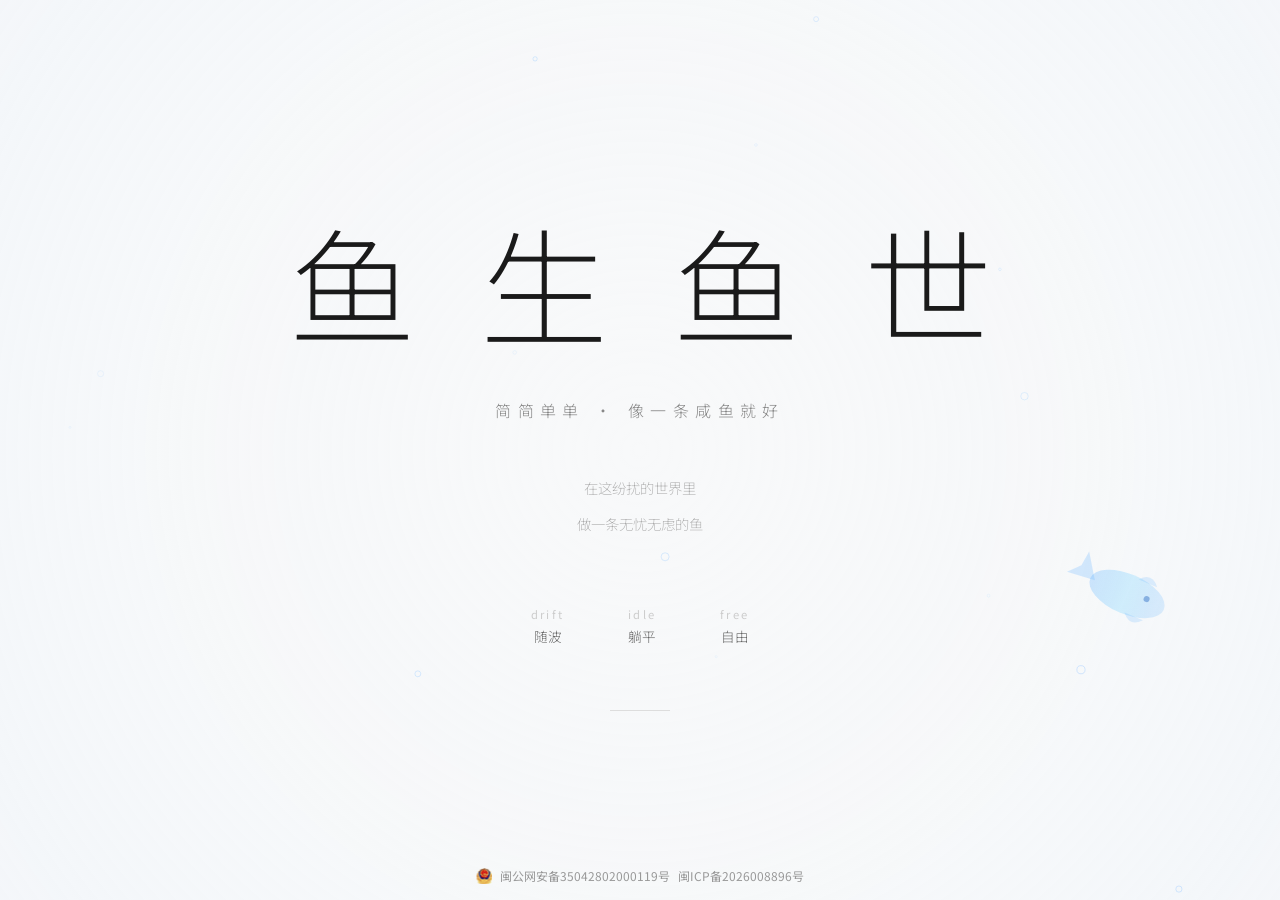
<file: index.html>
<!DOCTYPE html>
<html lang="zh-CN">
<head>
  <meta charset="UTF-8">
  <meta name="viewport" content="width=device-width, initial-scale=1.0">
  <title>鱼生鱼世</title>
  <link rel="preconnect" href="https://fonts.googleapis.com">
  <link rel="preconnect" href="https://fonts.gstatic.com" crossorigin>
  <link href="https://fonts.googleapis.com/css2?family=Noto+Sans+SC:wght@200;300&display=swap" rel="stylesheet">
  <style>
    * {
      margin: 0;
      padding: 0;
      box-sizing: border-box;
    }

    body {
      font-family: 'Noto Sans SC', sans-serif;
      background: #f8f9fa;
      min-height: 100vh;
      overflow: hidden;
    }

    /* Background Canvas */
    canvas {
      position: fixed;
      top: 0;
      left: 0;
      width: 100%;
      height: 100%;
      z-index: 0;
    }

    /* Main Content */
    .content {
      position: relative;
      z-index: 1;
      min-height: 100vh;
      display: flex;
      flex-direction: column;
      justify-content: center;
      align-items: center;
      text-align: center;
    }

    /* Title */
    .title {
      font-size: clamp(3rem, 10vw, 8rem);
      font-weight: 200;
      letter-spacing: 0.5em;
      padding-left: 0.5em;
      color: #1a1a1a;
      opacity: 0;
      animation: titleIn 2s ease-out 0.5s forwards;
    }

    @keyframes titleIn {
      from { 
        opacity: 0; 
        letter-spacing: 1em;
      }
      to { 
        opacity: 1; 
        letter-spacing: 0.5em;
      }
    }

    /* Tagline */
    .tagline {
      margin-top: 1.5rem;
      font-size: clamp(0.8rem, 2vw, 1rem);
      font-weight: 300;
      color: #888;
      letter-spacing: 0.4em;
      opacity: 0;
      animation: fadeUp 1.5s ease-out 1.5s forwards;
    }

    /* Slogan */
    .slogan {
      margin-top: 3rem;
      font-size: 0.9rem;
      font-weight: 200;
      color: #aaa;
      line-height: 2.5;
      opacity: 0;
      animation: fadeUp 1.5s ease-out 2s forwards;
    }

    @keyframes fadeUp {
      from { opacity: 0; transform: translateY(30px); }
      to { opacity: 1; transform: translateY(0); }
    }

    /* Philosophy Row */
    .philosophy {
      display: flex;
      gap: 4rem;
      margin-top: 4rem;
      opacity: 0;
      animation: fadeUp 1.5s ease-out 2.5s forwards;
    }

    .philosophy-item {
      display: flex;
      flex-direction: column;
      align-items: center;
      gap: 0.3rem;
    }

    .philosophy-item .en {
      font-size: 0.7rem;
      color: #ccc;
      letter-spacing: 0.2em;
    }

    .philosophy-item .zh {
      font-size: 0.85rem;
      color: #666;
      font-weight: 300;
    }

    /* Subtle Line */
    .line {
      width: 60px;
      height: 1px;
      background: #ddd;
      margin: 4rem auto 0;
      opacity: 0;
      animation: fadeUp 1s ease-out 3s forwards;
    }

    /* Footer */
    .footer {
      position: fixed;
      bottom: 0;
      left: 0;
      width: 100%;
      padding: 1rem;
      text-align: center;
      z-index: 10;
    }

    .beian {
      display: flex;
      justify-content: center;
      align-items: center;
      gap: 0.5rem;
    }

    .beian-icon {
      width: 16px;
      height: 16px;
    }

    .beian-text {
      font-size: 0.75rem;
      color: #999;
      text-decoration: none;
    }

    .beian-text:hover {
      color: #666;
    }

    /* Responsive */
    @media (max-width: 768px) {
      .philosophy {
        flex-direction: column;
        gap: 2rem;
      }
    }
  </style>
</head>
<body>
  <canvas id="ocean"></canvas>

  <div class="content">
    <h1 class="title">鱼生鱼世</h1>
    <p class="tagline">简简单单 · 像一条咸鱼就好</p>
    <p class="slogan">在这纷扰的世界里<br>做一条无忧无虑的鱼</p>
    
    <div class="philosophy">
      <div class="philosophy-item">
        <span class="en">drift</span>
        <span class="zh">随波</span>
      </div>
      <div class="philosophy-item">
        <span class="en">idle</span>
        <span class="zh">躺平</span>
      </div>
      <div class="philosophy-item">
        <span class="en">free</span>
        <span class="zh">自由</span>
      </div>
    </div>

    <div class="line"></div>

    <!-- Footer - ICP备案 -->
    <footer class="footer">
      <div class="beian">
        <img src="beian-icon.png" alt="公安联网备案" class="beian-icon">
        <a href="https://beian.mps.gov.cn/#/query/webSearch?code=35042802000119" rel="noreferrer" target="_blank" class="beian-text">闽公网安备35042802000119号</a>
        <a href="https://beian.miit.gov.cn/" target="_blank" class="beian-text">闽ICP备2026008896号</a>
      </div>
    </footer>
  </div>

  <script>
    // Canvas Fish Animation
    const canvas = document.getElementById('ocean');
    const ctx = canvas.getContext('2d');

    let width, height;
    let fish = {
      x: 0,
      y: 0,
      angle: 0,
      targetAngle: 0,
      speed: 0.5,
      scale: 1,
      tailAngle: 0,
      isChasing: false
    };
    let bubbles = [];
    let foods = []; // Fish food particles

    function resize() {
      width = canvas.width = window.innerWidth;
      height = canvas.height = window.innerHeight;
      // Random initial position with margin
      const margin = 100;
      fish.x = margin + Math.random() * (width - margin * 2);
      fish.y = margin + Math.random() * (height - margin * 2);
    }

    function initBubbles() {
      bubbles = [];
      for (let i = 0; i < 15; i++) {
        bubbles.push({
          x: Math.random() * width,
          y: Math.random() * height,
          size: Math.random() * 4 + 1,
          speed: Math.random() * 0.5 + 0.2,
          opacity: Math.random() * 0.3 + 0.1
        });
      }
    }

    // Draw fish food
    function drawFood() {
      foods.forEach(f => {
        ctx.beginPath();
        ctx.arc(f.x, f.y, f.size, 0, Math.PI * 2);
        ctx.fillStyle = `rgba(180, 140, 100, ${f.opacity})`;
        ctx.fill();
      });
    }

    // Update fish food - fall down
    function updateFood() {
      foods.forEach((f, index) => {
        f.y += f.speed;
        f.opacity -= 0.003;
        
        // Remove if faded or out of screen
        if (f.opacity <= 0 || f.y > height + 10) {
          foods.splice(index, 1);
        }
      });
    }

    // Click to drop food
    document.addEventListener('click', (e) => {
      // Add 2 food particles
      for (let i = 0; i < 2; i++) {
        foods.push({
          x: e.clientX + (Math.random() - 0.5) * 30,
          y: e.clientY,
          size: Math.random() * 4 + 3,
          speed: Math.random() * 0.5 + 0.2, // Slower falling
          opacity: 0.8
        });
      }
      
      // Enable fish to start looking for food
      fish.isChasing = true;
    });

    function drawFish() {
      ctx.save();
      ctx.translate(fish.x, fish.y);
      ctx.rotate(fish.angle);
      ctx.scale(fish.scale, fish.scale);

      // Body
      ctx.beginPath();
      ctx.ellipse(0, 0, 40, 20, 0, 0, Math.PI * 2);
      const bodyGradient = ctx.createLinearGradient(-40, 0, 40, 0);
      bodyGradient.addColorStop(0, 'rgba(100, 180, 255, 0.3)');
      bodyGradient.addColorStop(0.5, 'rgba(150, 220, 255, 0.4)');
      bodyGradient.addColorStop(1, 'rgba(100, 180, 255, 0.2)');
      ctx.fillStyle = bodyGradient;
      ctx.fill();

      // Tail
      ctx.save();
      ctx.translate(-35, 0);
      ctx.rotate(fish.tailAngle);
      ctx.beginPath();
      ctx.moveTo(0, 0);
      ctx.lineTo(-25, -15);
      ctx.lineTo(-20, 0);
      ctx.lineTo(-25, 15);
      ctx.closePath();
      ctx.fillStyle = 'rgba(100, 180, 255, 0.25)';
      ctx.fill();
      ctx.restore();

      // Eye
      ctx.beginPath();
      ctx.arc(20, -3, 3, 0, Math.PI * 2);
      ctx.fillStyle = 'rgba(60, 120, 200, 0.5)';
      ctx.fill();

      // Fins
      ctx.beginPath();
      ctx.moveTo(5, -18);
      ctx.quadraticCurveTo(15, -30, 25, -18);
      ctx.fillStyle = 'rgba(100, 180, 255, 0.2)';
      ctx.fill();

      ctx.beginPath();
      ctx.moveTo(5, 18);
      ctx.quadraticCurveTo(15, 30, 25, 18);
      ctx.fill();

      ctx.restore();
    }

    function drawBubbles() {
      bubbles.forEach(b => {
        ctx.beginPath();
        ctx.arc(b.x, b.y, b.size, 0, Math.PI * 2);
        ctx.strokeStyle = `rgba(150, 200, 255, ${b.opacity})`;
        ctx.lineWidth = 1;
        ctx.stroke();
      });
    }

    function update() {
      // If fish is chasing food, find the closest food
      if (fish.isChasing && foods.length > 0) {
        let closestFood = null;
        let closestDist = Infinity;
        
        // Find closest food
        foods.forEach(f => {
          const dx = f.x - fish.x;
          const dy = f.y - fish.y;
          const dist = Math.sqrt(dx * dx + dy * dy);
          if (dist < closestDist) {
            closestDist = dist;
            closestFood = f;
          }
        });
        
        if (closestFood) {
          const dx = closestFood.x - fish.x;
          const dy = closestFood.y - fish.y;
          
          if (closestDist > 15) {
            fish.targetAngle = Math.atan2(dy, dx);
            fish.speed = 2.5; // Much faster when chasing food
          } else {
            // Ate the food - remove it
            const foodIndex = foods.indexOf(closestFood);
            if (foodIndex > -1) {
              foods.splice(foodIndex, 1);
            }
            fish.speed = 0.5; // Back to normal
          }
        }
        
        // Stop chasing if no food left
        if (foods.length === 0) {
          fish.isChasing = false;
        }
      } else {
        // Fish movement - smooth wandering
        fish.targetAngle = Math.sin(Date.now() * 0.0005) * 0.3 + Math.sin(Date.now() * 0.001) * 0.2;
        fish.speed = 0.5;
      }
      
      fish.angle += (fish.targetAngle - fish.angle) * 0.05;
      
      fish.x += Math.cos(fish.angle) * fish.speed;
      fish.y += Math.sin(fish.angle) * fish.speed * 0.5;

      // Bounce off edges (with margin)
      const margin = 80;
      if (fish.x > width - margin) {
        fish.x = width - margin;
        fish.angle = Math.PI - fish.angle;
        fish.isChasing = false;
      }
      if (fish.x < margin) {
        fish.x = margin;
        fish.angle = Math.PI - fish.angle;
        fish.isChasing = false;
      }
      if (fish.y > height - margin) {
        fish.y = height - margin;
        fish.angle = -fish.angle;
        fish.isChasing = false;
      }
      if (fish.y < margin) {
        fish.y = margin;
        fish.angle = -fish.angle;
        fish.isChasing = false;
      }

      // Tail animation - faster when chasing
      fish.tailAngle = Math.sin(Date.now() * (fish.isChasing ? 0.02 : 0.01)) * 0.5;

      // Update bubbles
      bubbles.forEach(b => {
        b.y -= b.speed;
        b.x += Math.sin(Date.now() * 0.001 + b.y * 0.01) * 0.3;
        if (b.y < -10) {
          b.y = height + 10;
          b.x = Math.random() * width;
        }
      });
    }

    function animate() {
      ctx.clearRect(0, 0, width, height);

      // Subtle background gradient
      const bgGradient = ctx.createRadialGradient(width/2, height/2, 0, width/2, height/2, width * 0.7);
      bgGradient.addColorStop(0, 'rgba(248, 250, 252, 0)');
      bgGradient.addColorStop(1, 'rgba(230, 240, 250, 0.3)');
      ctx.fillStyle = bgGradient;
      ctx.fillRect(0, 0, width, height);

      drawBubbles();
      drawFood();
      updateFood();
      drawFish();
      update();

      requestAnimationFrame(animate);
    }

    window.addEventListener('resize', () => {
      resize();
    });

    resize();
    initBubbles();
    animate();
  </script>
</body>
</html>
</file>
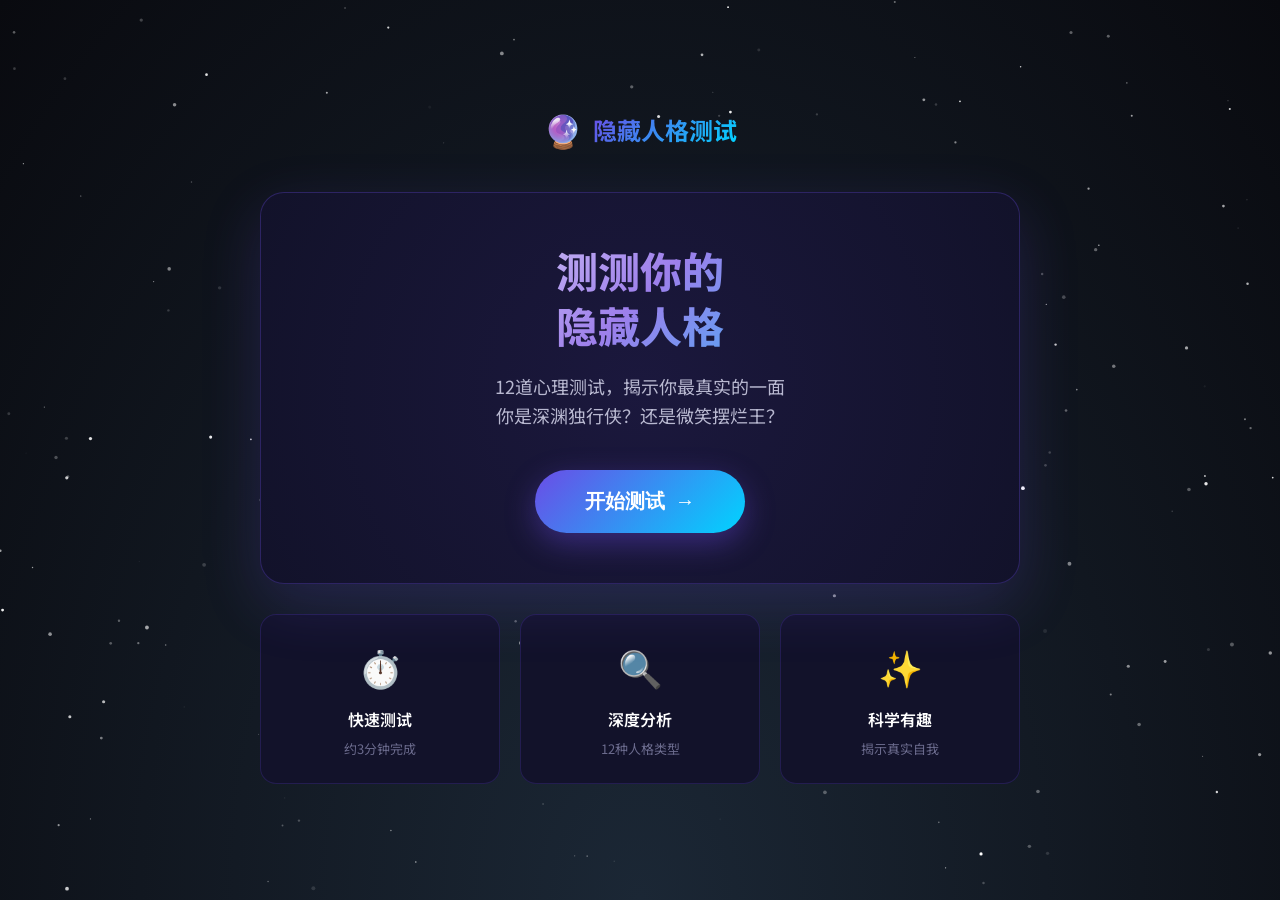
<file: hidden-personality-test/index.html>
<!DOCTYPE html>
<html lang="zh-CN">
<head>
    <meta charset="UTF-8">
    <meta name="viewport" content="width=device-width, initial-scale=1.0">
    <title>测测你的隐藏人格 - 12道题揭示最真实的自己</title>
    <meta name="description" content="12道心理测试，揭示你隐藏的人格类型。深渊独行侠、微笑摆烂王、暗夜病娇...你是哪一种？">
    <link rel="preconnect" href="https://fonts.googleapis.com">
    <link rel="preconnect" href="https://fonts.gstatic.com" crossorigin>
    <link href="https://fonts.googleapis.com/css2?family=Noto+Sans+SC:wght@400;500;600;700;800&display=swap" rel="stylesheet">
    <link rel="stylesheet" href="css/style.css">
</head>
<body>
    <canvas id="star-bg"></canvas>

    <div class="container">
        <!-- Header -->
        <header class="header">
            <a href="#" class="logo" onclick="showPage('home'); return false;">
                <span class="logo-icon">🔮</span>
                <span class="logo-text">隐藏人格测试</span>
            </a>
        </header>

        <!-- Home Page -->
        <div id="home-page" class="page active">
            <div class="hero-card">
                <div class="hero-content">
                    <h1 class="hero-title">测测你的<br>隐藏人格</h1>
                    <p class="hero-subtitle">12道心理测试，揭示你最真实的一面<br>你是深渊独行侠？还是微笑摆烂王？</p>
                    <button class="start-btn" onclick="startTest()">
                        开始测试
                        <span class="arrow">→</span>
                    </button>
                </div>
            </div>

            <div class="features">
                <div class="feature-card">
                    <div class="feature-icon">⏱️</div>
                    <div class="feature-title">快速测试</div>
                    <div class="feature-desc">约3分钟完成</div>
                </div>
                <div class="feature-card">
                    <div class="feature-icon">🔍</div>
                    <div class="feature-title">深度分析</div>
                    <div class="feature-desc">12种人格类型</div>
                </div>
                <div class="feature-card">
                    <div class="feature-icon">✨</div>
                    <div class="feature-title">科学有趣</div>
                    <div class="feature-desc">揭示真实自我</div>
                </div>
            </div>
        </div>

        <!-- Quiz Page -->
        <div id="quiz-page" class="page">
            <div class="quiz-container">
                <div class="quiz-header">
                    <button class="quit-btn" onclick="quitQuiz()">← 退出</button>
                    <button class="prev-btn hidden" id="prev-btn" onclick="prevQuestion()">← 上一题</button>
                </div>

                <div class="progress-container">
                    <div class="progress-info">
                        <span>问题 <span id="current-num">1</span> / <span id="total-num">12</span></span>
                        <span id="progress-percent">8%</span>
                    </div>
                    <div class="progress-bar">
                        <div class="progress-fill" id="progress-fill" style="width: 8%"></div>
                    </div>
                </div>

                <div class="question-number" id="question-number">第 1 题</div>
                <div class="question-text" id="question-text"></div>

                <div class="options-list" id="options-list"></div>

                <button class="next-btn" id="next-btn" onclick="nextQuestion()">
                    下一题 <span class="arrow">→</span>
                </button>
            </div>
        </div>

        <!-- Results Page -->
        <div id="results-page" class="page">
            <div class="results-header">
                <h1 class="results-title">测试完成！</h1>
                <p class="results-subtitle">你的人格类型是</p>
            </div>

            <div class="result-card" id="result-card">
                <div class="result-type" id="result-type"></div>
                <div class="result-name" id="result-name"></div>
                <div class="result-description" id="result-description"></div>
                <div class="result-tags" id="result-tags"></div>
            </div>

            <div class="result-actions">
                <button class="action-btn primary" onclick="showPage('home')">
                    🔮 重新测试
                </button>
            </div>
        </div>
    </div>

    <script src="js/data.js"></script>
    <script src="js/app.js"></script>
</body>
</html>
</file>
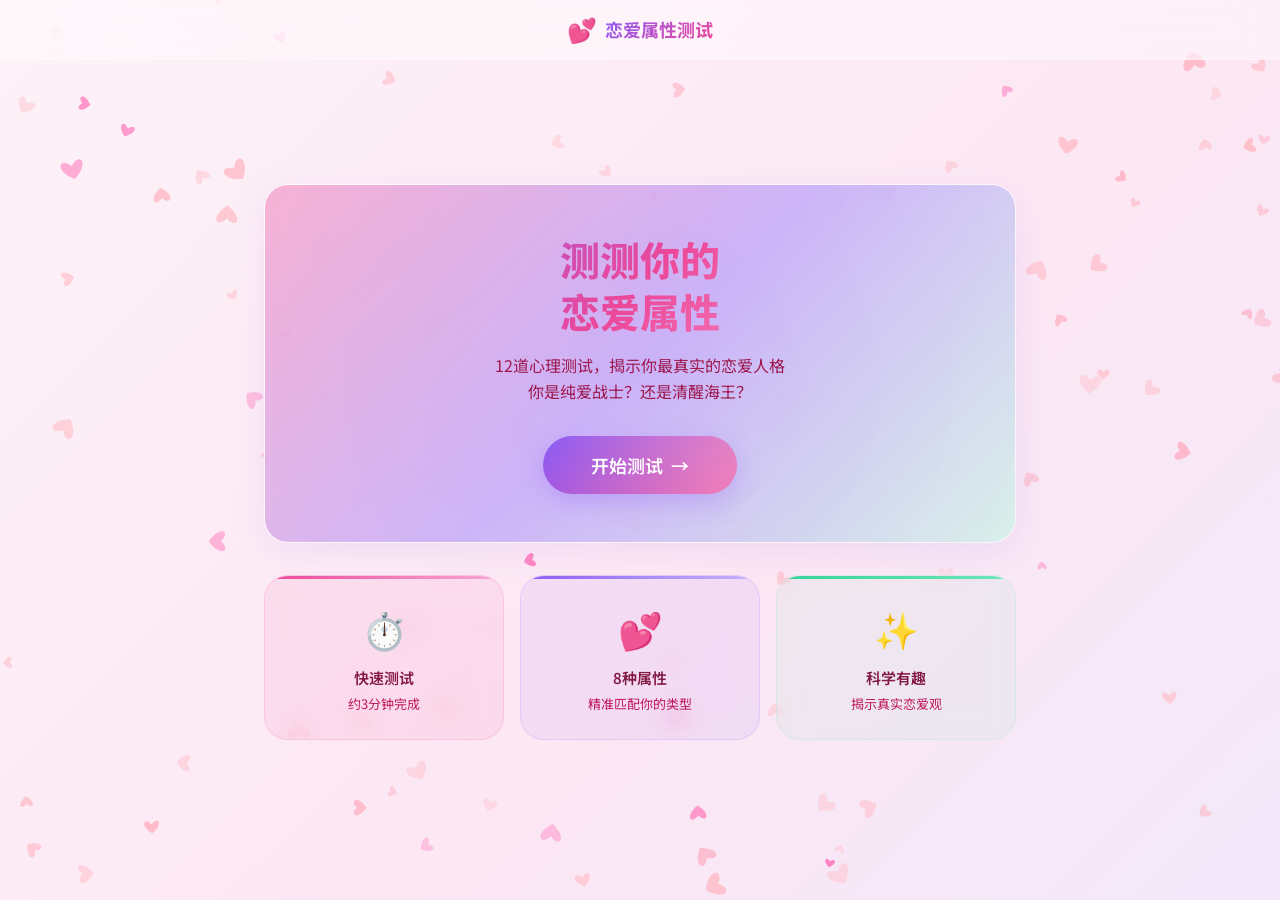
<file: love-attribute-test/index.html>
<!DOCTYPE html>
<html lang="zh-CN">
<head>
    <meta charset="UTF-8">
    <meta name="viewport" content="width=device-width, initial-scale=1.0">
    <title>测测你的恋爱属性 - 12道题揭示你的恋爱人格</title>
    <meta name="description" content="12道恋爱心理测试，揭示你隐藏的恋爱属性。纯爱战士、恋爱脑、清醒海王...你是哪一种？">
    <link rel="preconnect" href="https://fonts.googleapis.com">
    <link rel="preconnect" href="https://fonts.gstatic.com" crossorigin>
    <link href="https://fonts.googleapis.com/css2?family=Noto+Sans+SC:wght@400;500;600;700;800&display=swap" rel="stylesheet">
    <link rel="stylesheet" href="css/style.css">
</head>
<body>
    <canvas id="heart-bg"></canvas>

    <div class="container">
        <!-- Header -->
        <header class="header">
            <a href="#" class="logo" onclick="showPage('home'); return false;">
                <span class="logo-icon">💕</span>
                <span class="logo-text">恋爱属性测试</span>
            </a>
        </header>

        <!-- Home Page -->
        <div id="home-page" class="page active">
            <div class="hero-card">
                <div class="hero-content">
                    <h1 class="hero-title">测测你的<br>恋爱属性</h1>
                    <p class="hero-subtitle">12道心理测试，揭示你最真实的恋爱人格<br>你是纯爱战士？还是清醒海王？</p>
                    <button class="start-btn" onclick="startTest()">
                        开始测试
                        <span class="arrow">→</span>
                    </button>
                </div>
            </div>

            <div class="features">
                <div class="feature-card">
                    <div class="feature-icon">⏱️</div>
                    <div class="feature-title">快速测试</div>
                    <div class="feature-desc">约3分钟完成</div>
                </div>
                <div class="feature-card">
                    <div class="feature-icon">💕</div>
                    <div class="feature-title">8种属性</div>
                    <div class="feature-desc">精准匹配你的类型</div>
                </div>
                <div class="feature-card">
                    <div class="feature-icon">✨</div>
                    <div class="feature-title">科学有趣</div>
                    <div class="feature-desc">揭示真实恋爱观</div>
                </div>
            </div>
        </div>

        <!-- Quiz Page -->
        <div id="quiz-page" class="page">
            <div class="quiz-container">
                <div class="quiz-header">
                    <button class="quit-btn" onclick="quitQuiz()">← 退出</button>
                    <button class="prev-btn hidden" id="prev-btn" onclick="prevQuestion()">← 上一题</button>
                </div>

                <div class="progress-container">
                    <div class="progress-info">
                        <span>问题 <span id="current-num">1</span> / <span id="total-num">12</span></span>
                        <span id="progress-percent">8%</span>
                    </div>
                    <div class="progress-bar">
                        <div class="progress-fill" id="progress-fill" style="width: 8%"></div>
                    </div>
                </div>

                <div class="question-number" id="question-number">第 1 题</div>
                <div class="question-text" id="question-text"></div>

                <div class="options-list" id="options-list"></div>

                <button class="next-btn" id="next-btn" onclick="nextQuestion()">
                    下一题 <span class="arrow">→</span>
                </button>
            </div>
        </div>

        <!-- Results Page -->
        <div id="results-page" class="page">
            <div class="results-header">
                <h1 class="results-title">测试完成！</h1>
                <p class="results-subtitle">你的恋爱属性是</p>
            </div>

            <div class="result-card" id="result-card">
                <div class="result-emoji" id="result-emoji"></div>
                <div class="result-name" id="result-name"></div>
                <div class="result-description" id="result-description"></div>
                <div class="result-tags" id="result-tags"></div>
                <div class="result-advice" id="result-advice"></div>
            </div>

            <div class="result-actions">
                <button class="action-btn primary" onclick="showPage('home')">
                    💕 重新测试
                </button>
            </div>
        </div>
    </div>

    <script src="js/data.js"></script>
    <script src="js/app.js"></script>
</body>
</html>
</file>
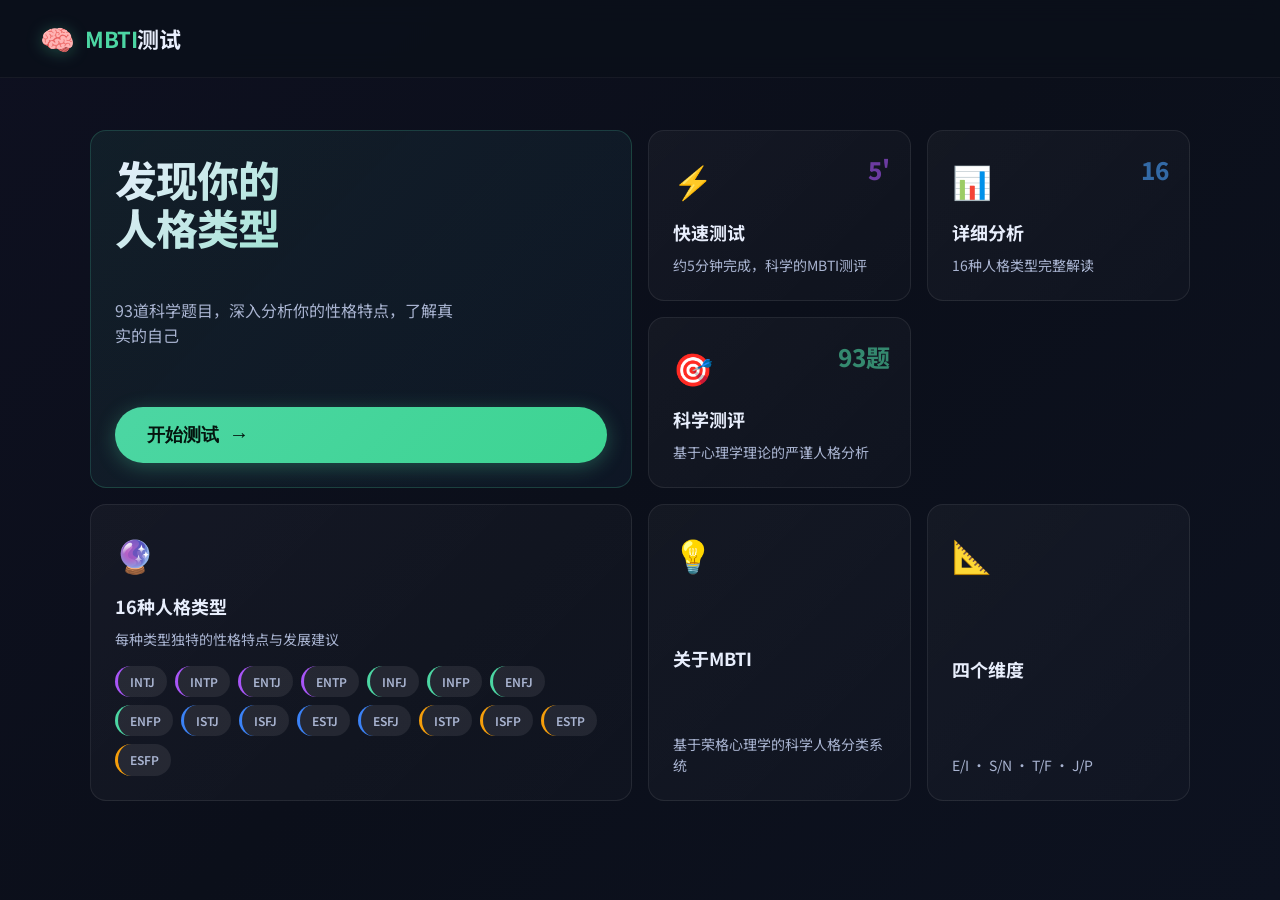
<file: mbti-test/index.html>
<!DOCTYPE html>
<html lang="zh-CN">
<head>
    <meta charset="UTF-8">
    <meta name="viewport" content="width=device-width, initial-scale=1.0">
    <title>MBTI人格测试 - 发现你的真实性格</title>
    <meta name="description" content="免费MBTI人格测试，93道题深入分析，发现你的性格类型。包含16种MBTI人格类型详细解读。">
    <link rel="preconnect" href="https://fonts.googleapis.com">
    <link rel="preconnect" href="https://fonts.gstatic.com" crossorigin>
    <link href="https://fonts.googleapis.com/css2?family=Noto+Sans+SC:wght@400;500;600;700;800&display=swap" rel="stylesheet">
    <link rel="stylesheet" href="css/style.css">
</head>
<body>
    <!-- Header -->
    <header class="header">
        <div class="header-inner">
            <a href="#" class="logo" onclick="showPage('home'); return false;">
                <div class="logo-icon">🧠</div>
                <div class="logo-text">
                    <span>MBTI</span>测试
                </div>
            </a>
        </div>
    </header>

    <!-- Main Content -->
    <main class="main">
        <!-- Home Page -->
        <div id="home-page" class="page home-page">
            <div class="bento-grid">
                <!-- Hero Card -->
                <div class="bento-card large hero-card animate-slideUp">
                    <h1 class="hero-title">发现你的<br>人格类型</h1>
                    <p class="hero-subtitle">93道科学题目，深入分析你的性格特点，了解真实的自己</p>
                    <button class="start-btn" onclick="startTest()">
                        开始测试
                        <span class="arrow">→</span>
                    </button>
                </div>

                <!-- Feature: Quick Test -->
                <div class="bento-card purple animate-slideUp stagger-1">
                    <div class="card-icon">⚡</div>
                    <h3 class="card-title">快速测试</h3>
                    <p class="card-description">约5分钟完成，科学的MBTI测评</p>
                    <span class="card-stat">5'</span>
                </div>

                <!-- Feature: Detailed Analysis -->
                <div class="bento-card cyan animate-slideUp stagger-2">
                    <div class="card-icon">📊</div>
                    <h3 class="card-title">详细分析</h3>
                    <p class="card-description">16种人格类型完整解读</p>
                    <span class="card-stat">16</span>
                </div>

                <!-- Feature: Scientific -->
                <div class="bento-card green animate-slideUp stagger-3">
                    <div class="card-icon">🎯</div>
                    <h3 class="card-title">科学测评</h3>
                    <p class="card-description">基于心理学理论的严谨人格分析</p>
                    <span class="card-stat">93题</span>
                </div>

                <!-- MBTI Types Preview -->
                <div class="bento-card wide orange animate-slideUp stagger-4">
                    <div class="card-icon">🔮</div>
                    <h3 class="card-title">16种人格类型</h3>
                    <p class="card-description">每种类型独特的性格特点与发展建议</p>
                    <div class="types-card">
                        <span class="type-badge analysts" onclick="showTypeResult('INTJ')">INTJ</span>
                        <span class="type-badge analysts" onclick="showTypeResult('INTP')">INTP</span>
                        <span class="type-badge analysts" onclick="showTypeResult('ENTJ')">ENTJ</span>
                        <span class="type-badge analysts" onclick="showTypeResult('ENTP')">ENTP</span>
                        <span class="type-badge diplomats" onclick="showTypeResult('INFJ')">INFJ</span>
                        <span class="type-badge diplomats" onclick="showTypeResult('INFP')">INFP</span>
                        <span class="type-badge diplomats" onclick="showTypeResult('ENFJ')">ENFJ</span>
                        <span class="type-badge diplomats" onclick="showTypeResult('ENFP')">ENFP</span>
                        <span class="type-badge sentinels" onclick="showTypeResult('ISTJ')">ISTJ</span>
                        <span class="type-badge sentinels" onclick="showTypeResult('ISFJ')">ISFJ</span>
                        <span class="type-badge sentinels" onclick="showTypeResult('ESTJ')">ESTJ</span>
                        <span class="type-badge sentinels" onclick="showTypeResult('ESFJ')">ESFJ</span>
                        <span class="type-badge explorers" onclick="showTypeResult('ISTP')">ISTP</span>
                        <span class="type-badge explorers" onclick="showTypeResult('ISFP')">ISFP</span>
                        <span class="type-badge explorers" onclick="showTypeResult('ESTP')">ESTP</span>
                        <span class="type-badge explorers" onclick="showTypeResult('ESFP')">ESFP</span>
                    </div>
                </div>

                <!-- About MBTI -->
                <div class="bento-card blue animate-slideUp stagger-5">
                    <div class="card-icon">💡</div>
                    <h3 class="card-title">关于MBTI</h3>
                    <p class="card-description">基于荣格心理学的科学人格分类系统</p>
                </div>

                <!-- Dimensions -->
                <div class="bento-card pink animate-slideUp stagger-6">
                    <div class="card-icon">📐</div>
                    <h3 class="card-title">四个维度</h3>
                    <p class="card-description">E/I · S/N · T/F · J/P</p>
                </div>
            </div>
        </div>

        <!-- Quiz Page -->
        <div id="quiz-page" class="page quiz-page">
            <div class="quiz-header animate-slideUp">
                <div class="quiz-header-row">
                    <button class="quit-btn" onclick="quitQuiz()">← 退出</button>
                    <button class="prev-btn" id="prev-question-btn" onclick="prevQuestion()">← 上一题</button>
                </div>
                <div class="progress-container">
                    <div class="progress-info">
                        <span class="progress-text">问题 <span id="current-num">1</span> / <span id="total-num">93</span></span>
                        <span class="progress-percent" id="progress-percent">1%</span>
                    </div>
                    <div class="progress-bar">
                        <div class="progress-fill" id="progress-fill" style="width: 1%"></div>
                    </div>
                </div>
            </div>

            <div class="quiz-content animate-slideUp stagger-1">
                <div class="dimension-tags">
                    <span class="dim-tag" id="tag-ei">外向/内向</span>
                    <span class="dim-tag" id="tag-sn">感觉/直觉</span>
                    <span class="dim-tag" id="tag-tf">思考/情感</span>
                    <span class="dim-tag" id="tag-jp">判断/知觉</span>
                </div>

                <div class="question-number" id="question-number">问题 1</div>
                <div class="question-text" id="question-text">
                    在社交聚会中，你通常：
                </div>

                <!-- Phrase Labels -->
                <div class="phrase-labels">
                    <div class="phrase-label phrase-left">
                        <span class="phrase-letter">A</span>
                        <span class="phrase-text" id="phrase-left"></span>
                    </div>
                    <div class="phrase-label phrase-right">
                        <span class="phrase-letter">B</span>
                        <span class="phrase-text" id="phrase-right"></span>
                    </div>
                </div>

                <!-- Likert Scale Options (5 buttons) -->
                <div class="options-list likert-options">
                    <div class="option-item" id="option-1" onclick="selectOption(1)">
                        <div class="option-text">非常像A</div>
                    </div>
                    <div class="option-item" id="option-2" onclick="selectOption(2)">
                        <div class="option-text">比较像A</div>
                    </div>
                    <div class="option-item" id="option-3" onclick="selectOption(3)">
                        <div class="option-text">居中</div>
                    </div>
                    <div class="option-item" id="option-4" onclick="selectOption(4)">
                        <div class="option-text">比较像B</div>
                    </div>
                    <div class="option-item" id="option-5" onclick="selectOption(5)">
                        <div class="option-text">非常像B</div>
                    </div>
                </div>
            </div>
        </div>

        <!-- Results Page -->
        <div id="results-page" class="page results-page">
            <div class="results-header animate-slideUp">
                <h1 class="results-title">测试完成！</h1>
                <p class="results-subtitle">根据你的回答，你的人格类型是</p>
            </div>

            <div class="result-card animate-slideUp stagger-1" id="result-card">
                <div class="result-type-container">
                    <div class="result-type" id="result-type">INTJ</div>
                    <div class="result-info">
                        <div class="result-name" id="result-name">建筑师</div>
                        <div class="result-english" id="result-english">Architect</div>
                        <div class="result-group" id="result-group">
                            <span>分析家</span>
                        </div>
                    </div>
                </div>
                <div class="result-description" id="result-description">
                    富有想象力和战略性的思考者，拥有强大的内在动力去实现自己的目标。
                </div>
            </div>

            <div class="analysis-section animate-slideUp stagger-2">
                <h2 class="analysis-title">
                    <span class="icon">✨</span>
                    性格优势
                </h2>
                <div class="analysis-grid">
                    <div class="analysis-card" style="--analysis-color: #22C55E">
                        <div class="analysis-card-title">你的优势</div>
                        <div class="analysis-list" id="strengths-list"></div>
                    </div>
                    <div class="analysis-card" style="--analysis-color: #F59E0B">
                        <div class="analysis-card-title">成长空间</div>
                        <div class="analysis-list" id="weaknesses-list"></div>
                    </div>
                </div>
            </div>

            <div class="analysis-section animate-slideUp stagger-3">
                <h2 class="analysis-title">
                    <span class="icon">💜</span>
                    人际关系
                </h2>
                <div class="analysis-card" style="--analysis-color: #A855F7">
                    <div class="analysis-text" id="result-relationships"></div>
                </div>
            </div>

            <div class="analysis-section animate-slideUp stagger-4">
                <h2 class="analysis-title">
                    <span class="icon">💼</span>
                    职业发展
                </h2>
                <div class="analysis-card career-card" style="--analysis-color: #3B82F6">
                    <div class="analysis-text" id="result-career"></div>
                </div>
            </div>

            <div class="analysis-section animate-slideUp stagger-4">
                <h2 class="analysis-title">
                    <span class="icon">💬</span>
                    沟通风格
                </h2>
                <div class="analysis-card" style="--analysis-color: #EC4899">
                    <div class="analysis-text" id="result-communication"></div>
                </div>
            </div>

            <div class="analysis-section animate-slideUp stagger-5">
                <h2 class="analysis-title">
                    <span class="icon">💕</span>
                    情感世界
                </h2>
                <div class="analysis-card" style="--analysis-color: #F43F5E">
                    <div class="analysis-text" id="result-emotional"></div>
                </div>
            </div>

            <div class="analysis-section animate-slideUp stagger-6">
                <h2 class="analysis-title">
                    <span class="icon">🎯</span>
                    工作模式
                </h2>
                <div class="analysis-card" style="--analysis-color: #14B8A6">
                    <div class="analysis-text" id="result-workstyle"></div>
                </div>
            </div>

            <div class="analysis-section animate-slideUp stagger-7">
                <h2 class="analysis-title">
                    <span class="icon">🧠</span>
                    思维特质
                </h2>
                <div class="analysis-card" style="--analysis-color: #8B5CF6">
                    <div class="analysis-text" id="result-thinking"></div>
                </div>
            </div>

            <div class="analysis-section animate-slideUp stagger-7">
                <h2 class="analysis-title">
                    <span class="icon">🌟</span>
                    个人成长
                </h2>
                <div class="analysis-card" style="--analysis-color: #F59E0B">
                    <div class="analysis-text" id="result-growth"></div>
                </div>
            </div>

            <div class="analysis-section animate-slideUp stagger-8">
                <h2 class="analysis-title">
                    <span class="icon">🎁</span>
                    给你的建议
                </h2>
                <div class="analysis-card" style="--analysis-color: #06B6D4">
                    <div class="analysis-text" id="result-advice"></div>
                </div>
            </div>

            <div class="result-actions animate-slideUp stagger-9">
                <button class="action-btn primary" onclick="showPage('home')">
                    🏠 回到首页
                </button>
            </div>
        </div>
    </main>

    <script src="js/data.js"></script>
    <script src="js/app.js"></script>
</body>
</html>
</file>
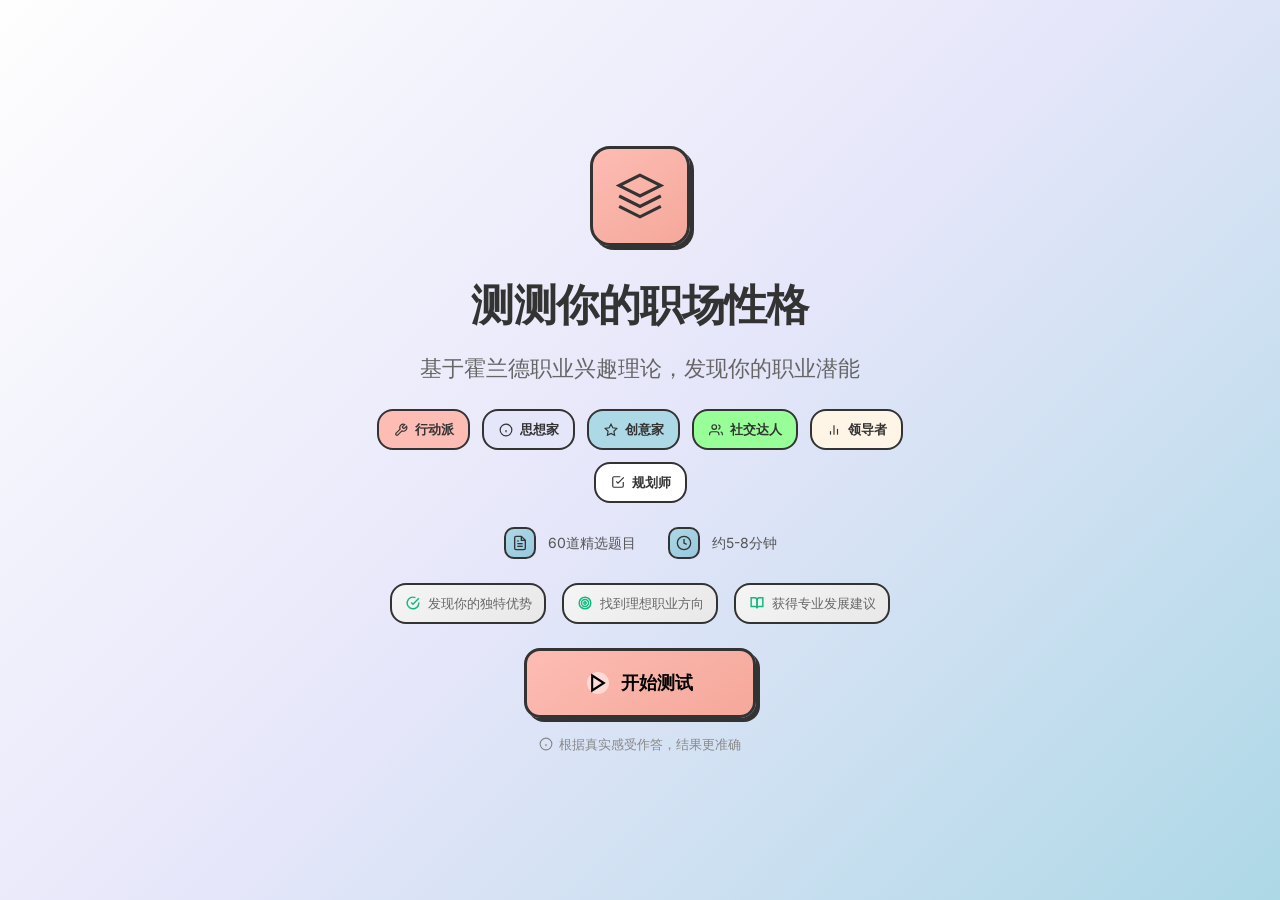
<file: workplace-personality-test/index.html>
<!DOCTYPE html>
<html lang="zh-CN">
<head>
  <meta charset="UTF-8">
  <meta name="viewport" content="width=device-width, initial-scale=1.0">
  <title>霍兰德职业兴趣测试 - 测测你的职场性格</title>
  <link rel="stylesheet" href="css/style.css">
</head>
<body>
  <div class="app">
    <!-- 欢迎页 -->
    <section id="welcome-page" class="page page-welcome active">
      <!-- 背景效果 -->
      <div class="bg-gradient-orbs">
        <div class="orb orb-1"></div>
        <div class="orb orb-2"></div>
        <div class="orb orb-3"></div>
      </div>
      <div class="bg-grid"></div>
      
      <div class="welcome-content">
        <div class="welcome-icon">
          <div class="icon-badge">
            <!-- Hexagon Icon -->
            <svg viewBox="0 0 24 24">
              <path d="M12 2L2 7l10 5 10-5-10-5z"/>
              <path d="M2 17l10 5 10-5"/>
              <path d="M2 12l10 5 10-5"/>
            </svg>
          </div>
        </div>
        
        <h1 class="welcome-title">测测你的职场性格</h1>
        <p class="welcome-subtitle">基于霍兰德职业兴趣理论，发现你的职业潜能</p>
        
        <!-- 维度关键词标签 -->
        <div class="dimension-tags">
          <span class="dim-tag" data-type="R">
            <span class="tag-icon">
              <svg viewBox="0 0 24 24"><path d="M14.7 6.3a1 1 0 0 0 0 1.4l1.6 1.6a1 1 0 0 0 1.4 0l3.77-3.77a6 6 0 0 1-7.94 7.94l-6.91 6.91a2.12 2.12 0 0 1-3-3l6.91-6.91a6 6 0 0 1 7.94-7.94l-3.76 3.76z"/></svg>
            </span>
            行动派
          </span>
          <span class="dim-tag" data-type="I">
            <span class="tag-icon">
              <svg viewBox="0 0 24 24"><circle cx="12" cy="12" r="10"/><path d="M12 16v-4"/><path d="M12 8h.01"/></svg>
            </span>
            思想家
          </span>
          <span class="dim-tag" data-type="A">
            <span class="tag-icon">
              <svg viewBox="0 0 24 24"><path d="M12 2l3.09 6.26L22 9.27l-5 4.87 1.18 6.88L12 17.77l-6.18 3.25L7 14.14 2 9.27l6.91-1.01L12 2z"/></svg>
            </span>
            创意家
          </span>
          <span class="dim-tag" data-type="S">
            <span class="tag-icon">
              <svg viewBox="0 0 24 24"><path d="M17 21v-2a4 4 0 0 0-4-4H5a4 4 0 0 0-4 4v2"/><circle cx="9" cy="7" r="4"/><path d="M23 21v-2a4 4 0 0 0-3-3.87"/><path d="M16 3.13a4 4 0 0 1 0 7.75"/></svg>
            </span>
            社交达人
          </span>
          <span class="dim-tag" data-type="E">
            <span class="tag-icon">
              <svg viewBox="0 0 24 24"><path d="M18 20V10"/><path d="M12 20V4"/><path d="M6 20v-6"/></svg>
            </span>
            领导者
          </span>
          <span class="dim-tag" data-type="C">
            <span class="tag-icon">
              <svg viewBox="0 0 24 24"><path d="M9 11l3 3L22 4"/><path d="M21 12v7a2 2 0 0 1-2 2H5a2 2 0 0 1-2-2V5a2 2 0 0 1 2-2h11"/></svg>
            </span>
            规划师
          </span>
        </div>
        
        <div class="welcome-info">
          <div class="info-item">
            <span class="info-icon">
              <svg viewBox="0 0 24 24"><path d="M14 2H6a2 2 0 0 0-2 2v16a2 2 0 0 0 2 2h12a2 2 0 0 0 2-2V8z"/><polyline points="14 2 14 8 20 8"/><line x1="16" y1="13" x2="8" y2="13"/><line x1="16" y1="17" x2="8" y2="17"/><polyline points="10 9 9 9 8 9"/></svg>
            </span>
            <span>60道精选题目</span>
          </div>
          <div class="info-item">
            <span class="info-icon">
              <svg viewBox="0 0 24 24"><circle cx="12" cy="12" r="10"/><polyline points="12 6 12 12 16 14"/></svg>
            </span>
            <span>约5-8分钟</span>
          </div>
        </div>
        
        <!-- 价值主张 -->
        <div class="value-props">
          <div class="prop-item">
            <span class="prop-icon">
              <svg viewBox="0 0 24 24"><path d="M22 11.08V12a10 10 0 1 1-5.93-9.14"/><polyline points="22 4 12 14.01 9 11.01"/></svg>
            </span>
            <span>发现你的独特优势</span>
          </div>
          <div class="prop-item">
            <span class="prop-icon">
              <svg viewBox="0 0 24 24"><circle cx="12" cy="12" r="10"/><circle cx="12" cy="12" r="6"/><circle cx="12" cy="12" r="2"/></svg>
            </span>
            <span>找到理想职业方向</span>
          </div>
          <div class="prop-item">
            <span class="prop-icon">
              <svg viewBox="0 0 24 24"><path d="M2 3h6a4 4 0 0 1 4 4v14a3 3 0 0 0-3-3H2z"/><path d="M22 3h-6a4 4 0 0 0-4 4v14a3 3 0 0 1 3-3h7z"/></svg>
            </span>
            <span>获得专业发展建议</span>
          </div>
        </div>
        
        <button id="start-btn" class="btn btn-primary btn-start">
          <span class="btn-icon">
            <svg viewBox="0 0 24 24"><polygon points="5 3 19 12 5 21 5 3"/></svg>
          </span>
          <span class="btn-text">开始测试</span>
        </button>
        
        <p class="welcome-tip">
          <svg viewBox="0 0 24 24"><circle cx="12" cy="12" r="10"/><path d="M12 16v-4"/><path d="M12 8h.01"/></svg>
          根据真实感受作答，结果更准确
        </p>
        
        <!-- 浮动装饰元素 -->
        <div class="welcome-decorations">
          <div class="deco-shape deco-1"></div>
          <div class="deco-shape deco-2"></div>
          <div class="deco-shape deco-3"></div>
          <div class="deco-shape deco-4"></div>
        </div>
      </div>
    </section>

    <!-- 测试页 -->
    <section id="test-page" class="page page-test">
      <!-- 背景效果 -->
      <div class="bg-gradient-orbs">
        <div class="orb orb-1"></div>
        <div class="orb orb-2"></div>
        <div class="orb orb-3"></div>
      </div>
      <div class="bg-grid"></div>
      
      <div class="progress-text">
        <span id="current-q">1</span>/<span id="total-q">60</span>
      </div>

      <main class="test-content">
        <div class="question-card">
          <!-- 按钮移到卡片内部上方左右两侧 -->
          <div class="question-actions">
            <button id="exit-btn" class="btn btn-action btn-exit" title="退出测试">
              <svg viewBox="0 0 24 24">
                <path d="M18 6L6 18"/>
                <path d="M6 6l12 12"/>
              </svg>
              <span>退出</span>
            </button>
            <button id="prev-btn" class="btn btn-action btn-prev" title="上一题">
              <svg viewBox="0 0 24 24">
                <path d="M15 18l-6-6 6-6"/>
              </svg>
              <span>上一题</span>
            </button>
          </div>
          <!-- 隐藏 dimension-tag，保持 id 用于 JS -->
          <div id="dimension-tag" style="display: none;"></div>
          <h2 class="question-text" id="question-text">题目内容</h2>
          <div class="options-container" id="options-container">
            <button class="option-btn" data-value="2">
              <span class="option-emoji">😍</span>
              <span class="option-text">喜欢</span>
            </button>
            <button class="option-btn" data-value="1">
              <span class="option-emoji">😐</span>
              <span class="option-text">一般</span>
            </button>
            <button class="option-btn" data-value="0">
              <span class="option-emoji">😕</span>
              <span class="option-text">不喜欢</span>
            </button>
          </div>
        </div>
      </main>

      <footer class="test-footer">
        <div class="progress-bar">
          <div class="progress-fill" id="progress-fill"></div>
        </div>
      </footer>

      <!-- 退出确认弹窗 -->
      <div id="exit-modal" class="modal">
        <div class="modal-content">
          <div class="modal-icon">
            <svg viewBox="0 0 24 24">
              <path d="M10.29 3.86L1.82 18a2 2 0 0 0 1.71 3h16.94a2 2 0 0 0 1.71-3L13.71 3.86a2 2 0 0 0-3.42 0z"/>
              <line x1="12" y1="9" x2="12" y2="13"/>
              <line x1="12" y1="17" x2="12.01" y2="17"/>
            </svg>
          </div>
          <h3>确定要退出测试吗？</h3>
          <p>退出后进度将丢失</p>
          <div class="modal-actions">
            <button id="cancel-exit" class="btn btn-secondary">继续测试</button>
            <button id="confirm-exit" class="btn btn-danger">确认退出</button>
          </div>
        </div>
      </div>
    </section>

    <!-- 结果页 -->
    <section id="result-page" class="page page-result">
      <!-- 背景效果 -->
      <div class="bg-gradient-orbs">
        <div class="orb orb-1"></div>
        <div class="orb orb-2"></div>
        <div class="orb orb-3"></div>
      </div>
      <div class="bg-grid"></div>
      
      <div class="result-header">
        <h2 class="result-title">你的职业兴趣类型</h2>
      </div>

      <div class="result-main">
        <!-- 三字母代码 -->
        <div class="holland-code">
          <div class="code-letters" id="code-letters">
            <span class="code-letter" data-index="0">-</span>
            <span class="code-letter" data-index="1">-</span>
            <span class="code-letter" data-index="2">-</span>
          </div>
          <div class="code-dimensions" id="code-dimensions">
            <span class="code-dim" data-index="0"></span>
            <span class="code-dim" data-index="1"></span>
            <span class="code-dim" data-index="2"></span>
          </div>
        </div>

        <!-- 雷达图 -->
        <div class="radar-container">
          <canvas id="radar-chart"></canvas>
        </div>

        <!-- 六维度得分 -->
        <div class="dimensions-scores" id="dimensions-scores">
          <div class="score-item" data-dimension="R">
            <span class="score-label">
              <span class="dim-badge">R</span>
              实际型
            </span>
            <div class="score-bar">
              <div class="score-fill" data-value="0"></div>
            </div>
            <span class="score-value">0</span>
          </div>
          <div class="score-item" data-dimension="I">
            <span class="score-label">
              <span class="dim-badge">I</span>
              研究型
            </span>
            <div class="score-bar">
              <div class="score-fill" data-value="0"></div>
            </div>
            <span class="score-value">0</span>
          </div>
          <div class="score-item" data-dimension="A">
            <span class="score-label">
              <span class="dim-badge">A</span>
              艺术型
            </span>
            <div class="score-bar">
              <div class="score-fill" data-value="0"></div>
            </div>
            <span class="score-value">0</span>
          </div>
          <div class="score-item" data-dimension="S">
            <span class="score-label">
              <span class="dim-badge">S</span>
              社会型
            </span>
            <div class="score-bar">
              <div class="score-fill" data-value="0"></div>
            </div>
            <span class="score-value">0</span>
          </div>
          <div class="score-item" data-dimension="E">
            <span class="score-label">
              <span class="dim-badge">E</span>
              企业型
            </span>
            <div class="score-bar">
              <div class="score-fill" data-value="0"></div>
            </div>
            <span class="score-value">0</span>
          </div>
          <div class="score-item" data-dimension="C">
            <span class="score-label">
              <span class="dim-badge">C</span>
              常规型
            </span>
            <div class="score-bar">
              <div class="score-fill" data-value="0"></div>
            </div>
            <span class="score-value">0</span>
          </div>
        </div>
      </div>

      <!-- 性格解读 -->
      <div class="result-section result-interpretation">
        <h3 class="section-title">
          <svg viewBox="0 0 24 24"><path d="M20 21v-2a4 4 0 0 0-4-4H8a4 4 0 0 0-4 4v2"/><circle cx="12" cy="7" r="4"/></svg>
          性格解读
        </h3>
        <div class="interpretation-content" id="interpretation-content">
          <p class="interpretation-text"></p>
        </div>
      </div>

      <!-- 职业推荐 -->
      <div class="result-section result-careers">
        <h3 class="section-title">
          <svg viewBox="0 0 24 24"><rect x="2" y="7" width="20" height="14" rx="2" ry="2"/><path d="M16 21V5a2 2 0 0 0-2-2h-4a2 2 0 0 0-2 2v16"/></svg>
          推荐职业
        </h3>
        <div class="careers-list" id="careers-list"></div>
      </div>

      <div class="result-footer">
        <button id="restart-btn" class="btn btn-primary btn-restart">
          <svg viewBox="0 0 24 24">
            <polyline points="23 4 23 10 17 10"/>
            <path d="M20.49 15a9 9 0 1 1-2.12-9.36L23 10"/>
          </svg>
          重新测试
        </button>
      </div>
    </section>
  </div>

<script src="js/data.js"></script>
<script src="js/app.js"></script>
</body>
</html>
</file>
<file: hidden-personality-test/css/style.css>
:root {
    --primary: #6B4CE6;
    --primary-light: #9D7FEB;
    --primary-dark: #4A2FC4;
    --accent: #00D4FF;
    --accent-glow: rgba(0, 212, 255, 0.25);
    --bg-dark: #0A0A1A;
    --bg-card: #12122A;
    --bg-card-hover: #1A1A35;
    --text-primary: #FFFFFF;
    --text-secondary: #B8B8D0;
    --text-muted: #6B6B8D;
    --gold: #FFD700;
    --crystal: #E0F7FA;
    --gradient-mystic: linear-gradient(135deg, #6B4CE6 0%, #00D4FF 100%);
    --gradient-cosmos: radial-gradient(ellipse at bottom, #1B2735 0%, #090A0F 100%);
}

* {
    margin: 0;
    padding: 0;
    box-sizing: border-box;
}

body {
    font-family: 'Noto Sans SC', sans-serif;
    background: var(--gradient-cosmos);
    min-height: 100vh;
    color: var(--text-primary);
    overflow-x: hidden;
}

/* Star Background */
#star-bg {
    position: fixed;
    top: 0;
    left: 0;
    width: 100%;
    height: 100%;
    z-index: 0;
    pointer-events: none;
}

/* Main Container */
.container {
    position: relative;
    z-index: 1;
    max-width: 800px;
    margin: 0 auto;
    padding: 20px;
    min-height: 100vh;
    display: flex;
    flex-direction: column;
    justify-content: center;
}

/* Header */
.header {
    text-align: center;
    padding: 20px 0;
    margin-bottom: 20px;
}

.logo {
    display: inline-flex;
    align-items: center;
    gap: 10px;
    text-decoration: none;
    color: var(--text-primary);
}

.logo-icon {
    font-size: 32px;
    animation: float 3s ease-in-out infinite;
}

.logo-text {
    font-size: 24px;
    font-weight: 700;
    background: var(--gradient-mystic);
    -webkit-background-clip: text;
    -webkit-text-fill-color: transparent;
    background-clip: text;
}

@keyframes float {
    0%, 100% { transform: translateY(0); }
    50% { transform: translateY(-5px); }
}

/* Page Transitions */
.page {
    display: none;
    animation: fadeIn 0.5s ease;
}

.page.active {
    display: block;
}

@keyframes fadeIn {
    from { opacity: 0; transform: translateY(20px); }
    to { opacity: 1; transform: translateY(0); }
}

/* Home Page */
.hero-card {
    background: var(--bg-card);
    border-radius: 24px;
    padding: 50px 40px;
    text-align: center;
    border: 1px solid rgba(107, 76, 230, 0.3);
    box-shadow: 0 20px 60px rgba(107, 76, 230, 0.2);
    margin-bottom: 30px;
    position: relative;
    overflow: hidden;
}

.hero-card::before {
    content: '';
    position: absolute;
    top: -50%;
    left: -50%;
    width: 200%;
    height: 200%;
    background: radial-gradient(circle, rgba(107, 76, 230, 0.1) 0%, transparent 50%);
    animation: rotate 20s linear infinite;
}

@keyframes rotate {
    from { transform: rotate(0deg); }
    to { transform: rotate(360deg); }
}

.hero-content {
    position: relative;
    z-index: 1;
}

.hero-title {
    font-size: 42px;
    font-weight: 800;
    margin-bottom: 20px;
    line-height: 1.3;
    background: linear-gradient(135deg, #fff 0%, var(--primary-light) 50%, var(--accent) 100%);
    -webkit-background-clip: text;
    -webkit-text-fill-color: transparent;
    background-clip: text;
}

.hero-subtitle {
    font-size: 18px;
    color: var(--text-secondary);
    margin-bottom: 40px;
    line-height: 1.6;
}

.start-btn {
    display: inline-flex;
    align-items: center;
    gap: 10px;
    padding: 18px 50px;
    font-size: 20px;
    font-weight: 600;
    color: #fff;
    background: var(--gradient-mystic);
    border: none;
    border-radius: 50px;
    cursor: pointer;
    transition: all 0.3s ease;
    box-shadow: 0 10px 30px rgba(107, 76, 230, 0.4);
}

.start-btn:hover {
    transform: translateY(-3px);
    box-shadow: 0 15px 40px rgba(107, 76, 230, 0.5);
}

.start-btn .arrow {
    transition: transform 0.3s ease;
}

.start-btn:hover .arrow {
    transform: translateX(5px);
}

/* Feature Cards */
.features {
    display: grid;
    grid-template-columns: repeat(3, 1fr);
    gap: 20px;
    margin-bottom: 30px;
}

.feature-card {
    background: var(--bg-card);
    border-radius: 16px;
    padding: 25px 20px;
    text-align: center;
    border: 1px solid rgba(107, 76, 230, 0.2);
    transition: all 0.3s ease;
}

.feature-card:hover {
    transform: translateY(-5px);
    border-color: var(--primary);
    box-shadow: 0 10px 30px rgba(107, 76, 230, 0.2);
}

.feature-icon {
    font-size: 36px;
    margin-bottom: 15px;
}

.feature-title {
    font-size: 16px;
    font-weight: 600;
    margin-bottom: 8px;
}

.feature-desc {
    font-size: 13px;
    color: var(--text-muted);
}

/* Quiz Page */
.quiz-container {
    background: var(--bg-card);
    border-radius: 24px;
    padding: 40px;
    border: 1px solid rgba(107, 76, 230, 0.3);
    box-shadow: 0 20px 60px rgba(107, 76, 230, 0.15);
}

.quiz-header {
    display: flex;
    justify-content: space-between;
    align-items: center;
    margin-bottom: 30px;
}

.quit-btn, .prev-btn {
    padding: 10px 20px;
    font-size: 14px;
    color: var(--text-secondary);
    background: transparent;
    border: 1px solid var(--text-muted);
    border-radius: 25px;
    cursor: pointer;
    transition: all 0.3s ease;
}

.quit-btn:hover, .prev-btn:hover {
    color: var(--text-primary);
    border-color: var(--primary);
    background: rgba(107, 76, 230, 0.1);
}

.prev-btn.hidden {
    visibility: hidden;
}

.progress-container {
    margin-bottom: 40px;
}

.progress-info {
    display: flex;
    justify-content: space-between;
    margin-bottom: 12px;
    font-size: 14px;
    color: var(--text-secondary);
}

.progress-bar {
    height: 8px;
    background: rgba(107, 76, 230, 0.2);
    border-radius: 10px;
    overflow: hidden;
}

.progress-fill {
    height: 100%;
    background: var(--gradient-mystic);
    border-radius: 10px;
    transition: width 0.5s ease;
    box-shadow: 0 0 20px var(--primary);
}

.question-number {
    font-size: 14px;
    color: var(--accent);
    margin-bottom: 15px;
    font-weight: 600;
}

.question-text {
    font-size: 24px;
    font-weight: 700;
    margin-bottom: 40px;
    line-height: 1.5;
}

.options-list {
    display: flex;
    flex-direction: column;
    gap: 16px;
}

.option-item {
    padding: 24px 30px;
    background: var(--bg-card-hover);
    border: 2px solid transparent;
    border-radius: 16px;
    cursor: pointer;
    transition: all 0.3s ease;
    display: flex;
    align-items: center;
    gap: 20px;
}

.option-item:hover {
    border-color: var(--primary);
    transform: translateX(10px);
    box-shadow: 0 5px 20px rgba(107, 76, 230, 0.2);
}

.option-item.selected {
    border-color: var(--accent);
    background: rgba(0, 212, 255, 0.1);
    box-shadow: 0 0 30px var(--accent-glow);
}

.option-letter {
    width: 40px;
    height: 40px;
    display: flex;
    align-items: center;
    justify-content: center;
    background: var(--gradient-mystic);
    border-radius: 50%;
    font-weight: 700;
    font-size: 18px;
    flex-shrink: 0;
}

.option-text {
    font-size: 18px;
    line-height: 1.5;
}

.next-btn {
    display: block;
    width: 100%;
    padding: 18px;
    margin-top: 30px;
    font-size: 18px;
    font-weight: 600;
    color: #fff;
    background: var(--gradient-mystic);
    border: none;
    border-radius: 50px;
    cursor: pointer;
    transition: all 0.3s ease;
    box-shadow: 0 10px 30px rgba(107, 76, 230, 0.4);
    opacity: 0.5;
    pointer-events: none;
}

.next-btn.active {
    opacity: 1;
    pointer-events: auto;
}

.next-btn.active:hover {
    transform: translateY(-3px);
    box-shadow: 0 15px 40px rgba(107, 76, 230, 0.5);
}

/* Results Page */
.results-header {
    text-align: center;
    margin-bottom: 30px;
}

.results-title {
    font-size: 36px;
    font-weight: 800;
    margin-bottom: 15px;
    background: var(--gradient-mystic);
    -webkit-background-clip: text;
    -webkit-text-fill-color: transparent;
    background-clip: text;
}

.results-subtitle {
    font-size: 16px;
    color: var(--text-secondary);
}

.result-card {
    background: var(--bg-card);
    border-radius: 24px;
    padding: 50px 40px;
    text-align: center;
    border: 2px solid var(--primary);
    box-shadow: 0 20px 60px rgba(107, 76, 230, 0.3);
    margin-bottom: 30px;
    position: relative;
    overflow: hidden;
    animation: resultGlow 2s ease-in-out infinite;
}

@keyframes resultGlow {
    0%, 100% { box-shadow: 0 20px 60px rgba(107, 76, 230, 0.3); }
    50% { box-shadow: 0 20px 80px rgba(107, 76, 230, 0.5), 0 0 40px var(--accent-glow); }
}

.result-type {
    font-size: 48px;
    font-weight: 800;
    margin-bottom: 10px;
    background: var(--gradient-mystic);
    -webkit-background-clip: text;
    -webkit-text-fill-color: transparent;
    background-clip: text;
}

.result-name {
    font-size: 28px;
    font-weight: 700;
    margin-bottom: 20px;
}

.result-description {
    font-size: 18px;
    line-height: 1.8;
    color: var(--text-secondary);
}

.result-tags {
    display: flex;
    justify-content: center;
    gap: 10px;
    flex-wrap: wrap;
    margin-top: 25px;
}

.result-tag {
    padding: 8px 20px;
    background: rgba(107, 76, 230, 0.2);
    border-radius: 25px;
    font-size: 14px;
    color: var(--primary-light);
}

.result-actions {
    display: flex;
    gap: 15px;
    justify-content: center;
}

.action-btn {
    padding: 16px 40px;
    font-size: 16px;
    font-weight: 600;
    border-radius: 50px;
    cursor: pointer;
    transition: all 0.3s ease;
}

.action-btn.primary {
    color: #fff;
    background: var(--gradient-mystic);
    border: none;
    box-shadow: 0 10px 30px rgba(107, 76, 230, 0.4);
}

.action-btn.primary:hover {
    transform: translateY(-3px);
    box-shadow: 0 15px 40px rgba(107, 76, 230, 0.5);
}

/* Responsive */
@media (max-width: 768px) {
    .hero-title {
        font-size: 32px;
    }

    .features {
        grid-template-columns: 1fr;
    }

    .quiz-container, .result-card {
        padding: 30px 20px;
    }

    .question-text {
        font-size: 20px;
    }

    .option-text {
        font-size: 16px;
    }

    .result-type {
        font-size: 36px;
    }

    .result-name {
        font-size: 24px;
    }
}
</file>
<file: love-attribute-test/css/style.css>
/* Love Attribute Test - Aurora UI + Glassmorphism Design System
   流动渐变背景 · 毛玻璃卡片 · 小红书风格 · 年轻女性用户
*/

/* Google Fonts */
@import url('https://fonts.googleapis.com/css2?family=Noto+Sans+SC:wght@400;500;600;700;800&display=swap');

/* ============================================
   Design Tokens
   ============================================ */
:root {
  /* Primary Colors - Beauty/Spa Professional Palette */
  --primary: #EC4899;
  --primary-light: #F9A8D4;
  --primary-dark: #BE185D;

  /* Secondary / Accent Colors */
  --secondary: #8B5CF6;
  --secondary-light: #C4B5FD;
  --secondary-dark: #6D28D9;
  --accent-blue: #A78BFA;
  --accent-mint: #6EE7B7;

  /* Background Colors */
  --bg: #FDF2F8;
  --bg-alt: #FCE7F3;
  --bg-card: rgba(255, 255, 255, 0.55);

  /* Card Styling */
  --card-shadow: 0 8px 32px rgba(139, 92, 246, 0.1);
  --card-shadow-hover: 0 12px 40px rgba(139, 92, 246, 0.18);
  --card-border: 1px solid rgba(255, 255, 255, 0.5);

  /* Text Colors */
  --text: #831843;
  --text-secondary: #9D174D;
  --text-muted: #BE185D;

  /* Gradients */
  --gradient-primary: linear-gradient(135deg, #EC4899 0%, #8B5CF6 100%);
  --gradient-romantic: linear-gradient(135deg, #8B5CF6 0%, #EC4899 100%);
  --gradient-soft: linear-gradient(135deg, #FDF2F8 0%, #EDE9FE 100%);

  /* Spacing */
  --space-xs: 4px;
  --space-sm: 8px;
  --space-md: 16px;
  --space-lg: 24px;
  --space-xl: 32px;
  --space-2xl: 48px;

  /* Border Radius */
  --radius-sm: 8px;
  --radius-md: 16px;
  --radius-lg: 24px;
  --radius-full: 9999px;

  /* Transitions */
  --transition: all 0.3s cubic-bezier(0.4, 0, 0.2, 1);
  --transition-bounce: all 0.4s cubic-bezier(0.34, 1.56, 0.64, 1);
}

/* ============================================
   Canvas Background
   ============================================ */
#heart-bg {
  position: fixed;
  top: 0;
  left: 0;
  width: 100%;
  height: 100%;
  z-index: 0;
  pointer-events: none;
}

/* ============================================
   Global Reset
   ============================================ */
*,
*::before,
*::after {
  margin: 0;
  padding: 0;
  box-sizing: border-box;
}

html {
  font-size: 16px;
  -webkit-text-size-adjust: 100%;
  scroll-behavior: smooth;
}

body {
  font-family: 'Noto Sans SC', -apple-system, BlinkMacSystemFont, 'Segoe UI', sans-serif;
  background: linear-gradient(
    135deg,
    #FDF2F8 0%,
    #FCE7F3 15%,
    #EDE9FE 30%,
    #DDD6FE 50%,
    #E0F2FE 70%,
    #FCE7F3 85%,
    #FDF2F8 100%
  );
  background-size: 400% 400%;
  animation: auroraShift 15s ease infinite;
  color: var(--text);
  line-height: 1.6;
  min-height: 100vh;
  overflow-x: hidden;
  -webkit-font-smoothing: antialiased;
  -moz-osx-font-smoothing: grayscale;
}

img {
  max-width: 100%;
  height: auto;
  display: block;
}

a {
  text-decoration: none;
  color: inherit;
}

button {
  border: none;
  background: none;
  cursor: pointer;
  font-family: inherit;
}

ul, ol {
  list-style: none;
}

/* ============================================
   Header (NEW)
   ============================================ */
.header {
  position: fixed;
  top: 0;
  left: 0;
  right: 0;
  height: 60px;
  display: flex;
  align-items: center;
  justify-content: center;
  background: rgba(255, 255, 255, 0.4);
  backdrop-filter: blur(24px);
  -webkit-backdrop-filter: blur(24px);
  z-index: 100;
  border-bottom: 1px solid rgba(255, 255, 255, 0.3);
}

.logo {
  display: flex;
  align-items: center;
  gap: 8px;
  text-decoration: none;
  color: var(--text);
  font-weight: 700;
  font-size: 18px;
}

.logo-icon {
  font-size: 24px;
}

.logo-text {
  background: var(--gradient-romantic);
  -webkit-background-clip: text;
  -webkit-text-fill-color: transparent;
  background-clip: text;
}

/* ============================================
   Keyframe Animations
   ============================================ */

/* fadeIn - 从下方淡入 */
@keyframes fadeIn {
  from {
    opacity: 0;
    transform: translateY(16px);
  }
  to {
    opacity: 1;
    transform: translateY(0);
  }
}

/* slideUp - 从下方滑入 */
@keyframes slideUp {
  from {
    opacity: 0;
    transform: translateY(30px);
  }
  to {
    opacity: 1;
    transform: translateY(0);
  }
}

/* float - 上下浮动 */
@keyframes float {
  0%, 100% {
    transform: translateY(0);
  }
  50% {
    transform: translateY(-10px);
  }
}

/* pulse - 脉冲发光 */
@keyframes pulse {
  0%, 100% {
    box-shadow: 0 0 0 0 rgba(139, 92, 246, 0.3);
  }
  50% {
    box-shadow: 0 0 0 12px rgba(139, 92, 246, 0);
  }
}

/* resultGlow - 结果页呼吸光效 */
@keyframes resultGlow {
  0%, 100% {
    box-shadow: var(--card-shadow), 0 0 0 0 rgba(139, 92, 246, 0.12);
  }
  50% {
    box-shadow: var(--card-shadow-hover), 0 0 40px rgba(139, 92, 246, 0.2);
  }
}

/* shimmer - 渐变流光 */
@keyframes shimmer {
  0% {
    background-position: -200% center;
  }
  100% {
    background-position: 200% center;
  }
}

/* auroraShift - 极光渐变流动 */
@keyframes auroraShift {
  0% { background-position: 0% 50%; }
  50% { background-position: 100% 50%; }
  100% { background-position: 0% 50%; }
}

/* ============================================
   Page Transitions
   ============================================ */
.page {
  display: none;
}

.page.active {
  display: block;
  animation: fadeIn 0.5s ease;
}

/* ============================================
   Home Page
   ============================================ */
.container {
  position: relative;
  z-index: 1;
  max-width: 800px;
  margin: 0 auto;
  padding: 80px var(--space-lg) var(--space-lg);
  min-height: 100vh;
  display: flex;
  flex-direction: column;
  justify-content: center;
}

/* Hero Card - 多色渐变背景 */
.hero-card {
  background: var(--bg-card);
  border-radius: var(--radius-lg);
  padding: 48px 40px;
  text-align: center;
  border: var(--card-border);
  background-clip: padding-box;
  box-shadow: var(--card-shadow);
  margin-bottom: var(--space-xl);
  position: relative;
  overflow: hidden;
  backdrop-filter: blur(20px);
  -webkit-backdrop-filter: blur(20px);
  transition: var(--transition);
}

/* 渐变边框效果 */
.hero-card::after {
  content: '';
  position: absolute;
  inset: -2px;
  border-radius: calc(var(--radius-lg) + 2px);
  background: linear-gradient(135deg, rgba(236, 72, 153, 0.4), rgba(139, 92, 246, 0.4), rgba(110, 231, 183, 0.25));
  z-index: -1;
  transition: var(--transition);
}

.hero-card:hover {
  box-shadow: var(--card-shadow-hover), 0 0 60px rgba(139, 92, 246, 0.12);
}

.hero-card:hover::after {
  background: linear-gradient(135deg, rgba(236, 72, 153, 0.6), rgba(139, 92, 246, 0.6), rgba(110, 231, 183, 0.4));
}

.hero-card::before {
  content: '';
  position: absolute;
  top: -50%;
  left: -50%;
  width: 200%;
  height: 200%;
  background: radial-gradient(circle, rgba(139, 92, 246, 0.08) 0%, transparent 50%);
  animation: float 6s ease-in-out infinite;
  pointer-events: none;
}

.hero-content {
  position: relative;
  z-index: 1;
}

.hero-title {
  font-size: 40px;
  font-weight: 800;
  margin-bottom: var(--space-md);
  line-height: 1.3;
  background: linear-gradient(135deg, #8B5CF6 0%, #EC4899 50%, #F9A8D4 100%);
  -webkit-background-clip: text;
  -webkit-text-fill-color: transparent;
  background-clip: text;
}

.hero-subtitle {
  font-size: 16px;
  color: var(--text-secondary);
  margin-bottom: var(--space-xl);
  line-height: 1.6;
}

/* Start Button - 薰衣草紫到粉色渐变 */
.start-btn {
  display: inline-flex;
  align-items: center;
  gap: var(--space-sm);
  padding: 16px 48px;
  font-size: 18px;
  font-weight: 600;
  color: #fff;
  background: var(--gradient-romantic);
  border: none;
  border-radius: var(--radius-full);
  cursor: pointer;
  transition: var(--transition);
  box-shadow: 0 8px 24px rgba(139, 92, 246, 0.3);
  position: relative;
  overflow: hidden;
}

.start-btn::before {
  content: '';
  position: absolute;
  inset: 0;
  background: linear-gradient(90deg, transparent, rgba(255,255,255,0.3), transparent);
  background-size: 200% 100%;
  animation: shimmer 3s ease-in-out infinite;
  pointer-events: none;
}

.start-btn:hover {
  transform: translateY(-3px);
  box-shadow: 0 12px 32px rgba(139, 92, 246, 0.4);
}

.start-btn .arrow {
  transition: var(--transition);
}

.start-btn:hover .arrow {
  transform: translateX(5px);
}

/* Feature Cards - 不同布局 */
.features {
  display: grid;
  grid-template-columns: repeat(3, 1fr);
  gap: var(--space-md);
  margin-bottom: var(--space-xl);
}

.feature-card {
  background: var(--bg-card);
  border-radius: var(--radius-lg);
  padding: var(--space-lg) var(--space-md);
  text-align: center;
  border: var(--card-border);
  transition: var(--transition);
  backdrop-filter: blur(12px);
  -webkit-backdrop-filter: blur(12px);
  position: relative;
  overflow: hidden;
}

/* 每张卡片不同的浅色底 */
.feature-card:nth-child(1) {
  background: rgba(236, 72, 153, 0.08);
  border-color: rgba(236, 72, 153, 0.15);
}

.feature-card:nth-child(2) {
  background: rgba(139, 92, 246, 0.08);
  border-color: rgba(139, 92, 246, 0.15);
}

.feature-card:nth-child(3) {
  background: rgba(110, 231, 183, 0.08);
  border-color: rgba(110, 231, 183, 0.15);
}

/* 每张卡片不同的顶部渐变色条 */
.feature-card:nth-child(1)::before {
  content: '';
  position: absolute;
  top: 0;
  left: 0;
  right: 0;
  height: 3px;
  background: linear-gradient(90deg, #EC4899, #F9A8D4);
}

.feature-card:nth-child(2)::before {
  content: '';
  position: absolute;
  top: 0;
  left: 0;
  right: 0;
  height: 3px;
  background: linear-gradient(90deg, #8B5CF6, #C4B5FD);
}

.feature-card:nth-child(3)::before {
  content: '';
  position: absolute;
  top: 0;
  left: 0;
  right: 0;
  height: 3px;
  background: linear-gradient(90deg, #34D399, #6EE7B7);
}

.feature-card:hover {
  transform: translateY(-5px);
  border-color: rgba(255, 255, 255, 0.7);
  box-shadow: var(--card-shadow-hover);
}

.feature-icon {
  font-size: 36px;
  margin-bottom: var(--space-sm);
}

.feature-title {
  font-size: 15px;
  font-weight: 600;
  margin-bottom: var(--space-xs);
  color: var(--text);
}

.feature-desc {
  font-size: 13px;
  color: var(--text-muted);
}

/* ============================================
   Quiz Page
   ============================================ */
.quiz-container {
  position: relative;
  z-index: 1;
  max-width: 800px;
  margin: 0 auto;
  padding: 80px var(--space-lg) var(--space-lg);
  min-height: 100vh;
  display: flex;
  flex-direction: column;
  justify-content: center;
}

.quiz-card {
  background: var(--bg-card);
  border-radius: var(--radius-lg);
  padding: 40px;
  border: var(--card-border);
  box-shadow: var(--card-shadow);
  backdrop-filter: blur(20px);
  -webkit-backdrop-filter: blur(20px);
}

.quiz-header {
  display: flex;
  justify-content: space-between;
  align-items: center;
  margin-bottom: var(--space-lg);
}

/* Quit & Prev Buttons */
.quit-btn,
.prev-btn {
  padding: var(--space-sm) var(--space-md);
  font-size: 14px;
  color: var(--text-secondary);
  background: rgba(255, 255, 255, 0.3);
  border: 1px solid rgba(255, 255, 255, 0.4);
  border-radius: var(--radius-full);
  cursor: pointer;
  transition: var(--transition);
  backdrop-filter: blur(8px);
  -webkit-backdrop-filter: blur(8px);
}

.quit-btn:hover,
.prev-btn:hover {
  color: var(--secondary);
  border-color: rgba(255, 255, 255, 0.6);
  background: rgba(255, 255, 255, 0.5);
}

.prev-btn.hidden {
  visibility: hidden;
}

/* Progress Bar - 多色渐变 */
.progress-container {
  margin-bottom: var(--space-xl);
}

.progress-info {
  display: flex;
  justify-content: space-between;
  margin-bottom: var(--space-sm);
  font-size: 14px;
  color: var(--text-secondary);
}

.progress-bar {
  height: 8px;
  background: rgba(255, 255, 255, 0.3);
  border-radius: var(--radius-full);
  overflow: hidden;
  backdrop-filter: blur(4px);
  -webkit-backdrop-filter: blur(4px);
}

.progress-fill {
  height: 100%;
  background: var(--gradient-romantic);
  border-radius: var(--radius-full);
  transition: width 0.5s ease;
  box-shadow: 0 0 16px rgba(139, 92, 246, 0.3);
}

/* Question */
.question-number {
  font-size: 14px;
  color: var(--secondary);
  margin-bottom: var(--space-sm);
  font-weight: 600;
}

.question-text {
  font-size: 22px;
  font-weight: 700;
  margin-bottom: var(--space-xl);
  line-height: 1.5;
  color: var(--text);
}

/* Options - 胶囊按钮风格 */
.options-list {
  display: flex;
  flex-direction: column;
  gap: var(--space-sm);
}

.option-item {
  padding: 20px 24px;
  background: rgba(255, 255, 255, 0.45);
  border: 1.5px solid rgba(255, 255, 255, 0.5);
  border-radius: var(--radius-full);
  cursor: pointer;
  transition: var(--transition);
  position: relative;
  overflow: hidden;
  backdrop-filter: blur(10px);
  -webkit-backdrop-filter: blur(10px);
}

.option-item::before {
  content: '';
  position: absolute;
  left: 0;
  top: 0;
  bottom: 0;
  width: 4px;
  background: var(--gradient-romantic);
  transform: scaleY(0);
  transition: var(--transition);
  border-radius: 0 2px 2px 0;
}

.option-item:hover {
  background: rgba(255, 255, 255, 0.6);
  border-color: rgba(255, 255, 255, 0.7);
  transform: translateX(8px);
  box-shadow: 0 4px 16px rgba(139, 92, 246, 0.12);
}

.option-item:hover::before {
  transform: scaleY(1);
}

.option-item.selected {
  background: var(--gradient-romantic);
  border-color: transparent;
  color: #fff;
  box-shadow: 0 0 24px rgba(139, 92, 246, 0.3);
}

.option-item.selected::before {
  transform: scaleY(1);
  background: rgba(255, 255, 255, 0.4);
}

.option-text {
  font-size: 16px;
  line-height: 1.5;
}

/* Next Button */
.next-btn {
  display: block;
  width: 100%;
  padding: 16px;
  margin-top: var(--space-lg);
  font-size: 18px;
  font-weight: 600;
  color: #fff;
  background: var(--gradient-romantic);
  border: none;
  border-radius: var(--radius-full);
  cursor: pointer;
  transition: var(--transition);
  box-shadow: 0 8px 24px rgba(139, 92, 246, 0.3);
  opacity: 0.5;
  pointer-events: none;
}

.next-btn.active {
  opacity: 1;
  pointer-events: auto;
}

.next-btn.active:hover {
  transform: translateY(-2px);
  box-shadow: 0 12px 32px rgba(139, 92, 246, 0.4);
}

/* ============================================
   Results Page
   ============================================ */
.results-container {
  position: relative;
  z-index: 1;
  max-width: 800px;
  margin: 0 auto;
  padding: 80px var(--space-lg) var(--space-lg);
  min-height: 100vh;
  display: flex;
  flex-direction: column;
  justify-content: center;
}

.results-header {
  text-align: center;
  margin-bottom: var(--space-lg);
}

.results-title {
  font-size: 32px;
  font-weight: 800;
  margin-bottom: var(--space-sm);
  background: var(--gradient-romantic);
  -webkit-background-clip: text;
  -webkit-text-fill-color: transparent;
  background-clip: text;
}

.results-subtitle {
  font-size: 15px;
  color: var(--text-secondary);
}

/* Result Card - 渐变边框 + 装饰 */
.result-card {
  background: var(--bg-card);
  border-radius: var(--radius-lg);
  padding: 48px 40px;
  text-align: center;
  border: var(--card-border);
  box-shadow: var(--card-shadow);
  margin-bottom: var(--space-xl);
  position: relative;
  overflow: hidden;
  backdrop-filter: blur(20px);
  -webkit-backdrop-filter: blur(20px);
  animation: resultGlow 3s ease-in-out infinite;
}

/* 渐变边框 */
.result-card::after {
  content: '';
  position: absolute;
  inset: -2px;
  border-radius: calc(var(--radius-lg) + 2px);
  background: linear-gradient(135deg, rgba(236, 72, 153, 0.5), rgba(139, 92, 246, 0.5), rgba(110, 231, 183, 0.3));
  z-index: -1;
}

/* 装饰性光晕 */
.result-card::before {
  content: '';
  position: absolute;
  top: -30%;
  right: -20%;
  width: 300px;
  height: 300px;
  background: radial-gradient(circle, rgba(139, 92, 246, 0.12) 0%, transparent 60%);
  border-radius: 50%;
  pointer-events: none;
}

.result-emoji {
  font-size: 72px;
  margin-bottom: var(--space-md);
  display: block;
  animation: float 3s ease-in-out infinite;
}

.result-name {
  font-size: 28px;
  font-weight: 700;
  margin-bottom: var(--space-sm);
  color: var(--text);
}

.result-description {
  font-size: 16px;
  line-height: 1.8;
  color: var(--text-secondary);
  margin-bottom: var(--space-lg);
}

/* Result Tags - 多色 */
.result-tags {
  display: flex;
  justify-content: center;
  gap: var(--space-sm);
  flex-wrap: wrap;
  margin-bottom: var(--space-lg);
}

.result-tag {
  padding: var(--space-xs) var(--space-md);
  background: rgba(255, 255, 255, 0.35);
  border-radius: var(--radius-full);
  font-size: 14px;
  color: var(--secondary-dark);
  font-weight: 500;
  backdrop-filter: blur(8px);
  -webkit-backdrop-filter: blur(8px);
  border: 1px solid rgba(255, 255, 255, 0.4);
}

.result-tag:nth-child(2) {
  background: rgba(236, 72, 153, 0.12);
  color: var(--primary-dark);
  border-color: rgba(236, 72, 153, 0.2);
}

.result-tag:nth-child(3) {
  background: rgba(110, 231, 183, 0.12);
  color: #2D8A4E;
  border-color: rgba(110, 231, 183, 0.2);
}

/* Result Advice */
.result-advice {
  background: rgba(255, 255, 255, 0.35);
  border-radius: var(--radius-md);
  padding: var(--space-lg);
  text-align: left;
  position: relative;
  border-left: 4px solid var(--secondary);
  margin-bottom: var(--space-lg);
  backdrop-filter: blur(12px);
  -webkit-backdrop-filter: blur(12px);
}

.result-advice-title {
  font-size: 16px;
  font-weight: 600;
  color: var(--secondary-dark);
  margin-bottom: var(--space-sm);
}

.result-advice-text {
  font-size: 15px;
  line-height: 1.7;
  color: var(--text-secondary);
}

/* Result Actions */
.result-actions {
  display: flex;
  gap: var(--space-md);
  justify-content: center;
  flex-wrap: wrap;
}

.action-btn {
  padding: 14px 36px;
  font-size: 16px;
  font-weight: 600;
  border-radius: var(--radius-full);
  cursor: pointer;
  transition: var(--transition);
}

.action-btn.primary {
  color: #fff;
  background: var(--gradient-romantic);
  border: none;
  box-shadow: 0 8px 24px rgba(139, 92, 246, 0.3);
}

.action-btn.primary:hover {
  transform: translateY(-2px);
  box-shadow: 0 12px 32px rgba(139, 92, 246, 0.4);
}

.action-btn.secondary {
  color: var(--secondary);
  background: rgba(255, 255, 255, 0.3);
  border: 2px solid rgba(255, 255, 255, 0.5);
  backdrop-filter: blur(8px);
  -webkit-backdrop-filter: blur(8px);
}

.action-btn.secondary:hover {
  background: rgba(255, 255, 255, 0.5);
  border-color: rgba(255, 255, 255, 0.7);
}

/* ============================================
   Responsive - Desktop (3-column features)
   ============================================ */
@media (min-width: 1200px) {
  .features {
    grid-template-columns: repeat(3, 1fr);
  }
}

/* ============================================
   Responsive - Tablet & Phone (≤768px)
   ============================================ */
@media (max-width: 768px) {
  .hero-title {
    font-size: 32px;
  }

  .hero-card {
    padding: 36px 24px;
  }

  .features {
    grid-template-columns: 1fr;
    gap: var(--space-sm);
  }

  .quiz-container,
  .result-card {
    padding: 24px 16px;
  }

  .quiz-card {
    padding: 24px 16px;
  }

  .question-text {
    font-size: 20px;
  }

  .option-item {
    padding: 16px 20px;
  }

  .option-text {
    font-size: 16px;
  }

  .result-emoji {
    font-size: 56px;
  }

  .result-name {
    font-size: 24px;
  }

  .start-btn {
    padding: 14px 32px;
    font-size: 16px;
  }

  .result-actions {
    flex-direction: column;
    align-items: center;
  }

  .action-btn {
    width: 100%;
    max-width: 280px;
  }
}

/* ============================================
   Responsive - Small Phone (≤480px)
   ============================================ */
@media (max-width: 480px) {
  .hero-title {
    font-size: 28px;
  }

  .hero-subtitle {
    font-size: 14px;
  }

  .container {
    padding: 70px 12px 12px;
  }

  .quiz-container {
    padding: 70px 12px 12px;
  }

  .results-container {
    padding: 70px 12px 12px;
  }

  .question-text {
    font-size: 18px;
  }

  .option-item {
    padding: 14px 16px;
  }

  .result-card {
    padding: 24px 12px;
  }

  .result-emoji {
    font-size: 48px;
  }

  .result-name {
    font-size: 22px;
  }

  .result-actions {
    flex-direction: column;
    align-items: center;
  }

  .action-btn {
    width: 100%;
  }
}
</file>
<file: mbti-test/css/style.css>
/* MBTI Test - Modern Bento Grid Design
   Dark theme with vibrant accent colors for Gen Z
*/

:root {
  --bg: #0b0f1a;
  --bg-card: #141c2a;
  --bg-card-hover: #1a2438;
  --text: #e8eefc;
  --text-muted: #a9b4d1;
  --accent-green: #4cd6a3;
  --accent-cyan: #4aa2ff;
  --accent-purple: #a855f7;
  --accent-orange: #f59e0b;
  --accent-pink: #ec4899;
  --accent-blue: #3b82f6;
  --radius: 16px;
  --radius-sm: 12px;
  --shadow: 0 8px 32px rgba(0, 0, 0, 0.3);
  --transition: all 0.3s cubic-bezier(0.4, 0, 0.2, 1);
}

* {
  box-sizing: border-box;
  margin: 0;
  padding: 0;
}

html, body {
  height: 100%;
  background: linear-gradient(135deg, #0e1020 0%, #0b0f1a 50%, #0d1220 100%);
  color: var(--text);
  font-family: 'Noto Sans SC', -apple-system, BlinkMacSystemFont, 'Segoe UI', Roboto, sans-serif;
  line-height: 1.6;
  min-height: 100vh;
  overflow-x: hidden;
}

/* Header */
.header {
  position: fixed;
  top: 0;
  left: 0;
  right: 0;
  z-index: 100;
  padding: 16px 24px;
  background: rgba(11, 15, 26, 0.8);
  backdrop-filter: blur(12px);
  border-bottom: 1px solid rgba(255, 255, 255, 0.05);
  box-sizing: border-box;
}

.header-inner {
  max-width: 1200px;
  margin: 0 auto;
  display: flex;
  align-items: center;
  justify-content: flex-start;
  flex-shrink: 0;
}

.logo {
  display: flex;
  align-items: center;
  gap: 10px;
  text-decoration: none;
  color: var(--text);
  width: fit-content;
  flex-shrink: 0;
}

.logo-icon {
  font-size: 28px;
  filter: drop-shadow(0 2px 8px rgba(76, 214, 163, 0.3));
}

.logo-text {
  font-size: 22px;
  font-weight: 700;
  letter-spacing: -0.5px;
}

.logo-text span {
  color: var(--accent-green);
}

/* Main Content */
.main {
  padding-top: 90px;
  min-height: 100vh;
}

/* Page Visibility */
.page {
  display: none;
  padding: 24px;
  opacity: 0;
  animation: fadeIn 0.4s ease forwards;
}

.page.active {
  display: block;
}

.page.visible {
  opacity: 1;
}

/* Animations */
@keyframes fadeIn {
  from { opacity: 0; transform: translateY(10px); }
  to { opacity: 1; transform: translateY(0); }
}

@keyframes slideUp {
  from { opacity: 0; transform: translateY(20px); }
  to { opacity: 1; transform: translateY(0); }
}

.animate-slideUp {
  animation: slideUp 0.5s cubic-bezier(0.4, 0, 0.2, 1) forwards;
}

.stagger-1 { animation-delay: 0.1s; opacity: 0; }
.stagger-2 { animation-delay: 0.2s; opacity: 0; }
.stagger-3 { animation-delay: 0.3s; opacity: 0; }
.stagger-4 { animation-delay: 0.4s; opacity: 0; }
.stagger-5 { animation-delay: 0.5s; opacity: 0; }
.stagger-6 { animation-delay: 0.6s; opacity: 0; }

/* Bento Grid - Home Page */
.bento-grid {
  display: grid;
  grid-template-columns: repeat(4, 1fr);
  gap: 16px;
  max-width: 1100px;
  margin: 0 auto;
  padding: 16px 0;
}

.bento-card {
  background: linear-gradient(135deg, rgba(255,255,255,0.04) 0%, rgba(255,255,255,0.02) 100%);
  border: 1px solid rgba(255,255,255,0.08);
  border-radius: var(--radius);
  padding: 24px;
  display: flex;
  flex-direction: column;
  justify-content: space-between;
  min-height: 160px;
  transition: var(--transition);
  position: relative;
  overflow: hidden;
}

.bento-card::before {
  content: '';
  position: absolute;
  top: 0;
  left: 0;
  right: 0;
  height: 3px;
  background: linear-gradient(90deg, var(--card-accent, var(--accent-green)), transparent);
  opacity: 0;
  transition: var(--transition);
}

.bento-card:hover {
  transform: translateY(-4px);
  box-shadow: var(--shadow);
  border-color: rgba(255,255,255,0.15);
}

.bento-card:hover::before {
  opacity: 1;
}

.bento-card.large {
  grid-column: span 2;
  grid-row: span 2;
  min-height: 340px;
}

.bento-card.wide {
  grid-column: span 2;
}

.bento-card.purple { --card-accent: var(--accent-purple); }
.bento-card.cyan { --card-accent: var(--accent-cyan); }
.bento-card.green { --card-accent: var(--accent-green); }
.bento-card.orange { --card-accent: var(--accent-orange); }
.bento-card.blue { --card-accent: var(--accent-blue); }
.bento-card.pink { --card-accent: var(--accent-pink); }

/* Hero Card */
.hero-card {
  background: linear-gradient(135deg, rgba(76, 214, 163, 0.08) 0%, rgba(74, 162, 255, 0.05) 100%);
  border-color: rgba(76, 214, 163, 0.2);
}

.hero-title {
  font-size: 42px;
  font-weight: 800;
  line-height: 1.15;
  letter-spacing: -1px;
  margin-bottom: 16px;
  background: linear-gradient(135deg, var(--text) 0%, var(--accent-green) 100%);
  -webkit-background-clip: text;
  -webkit-text-fill-color: transparent;
  background-clip: text;
}

.hero-subtitle {
  font-size: 16px;
  color: var(--text-muted);
  margin-bottom: 28px;
  max-width: 340px;
}

/* Start Button */
.start-btn {
  display: inline-flex;
  align-items: center;
  gap: 10px;
  padding: 16px 32px;
  background: linear-gradient(135deg, var(--accent-green) 0%, #3dd492 100%);
  color: #04140e;
  border: none;
  border-radius: 50px;
  font-size: 18px;
  font-weight: 700;
  cursor: pointer;
  transition: var(--transition);
  box-shadow: 0 4px 20px rgba(76, 214, 163, 0.3);
}

.start-btn:hover {
  transform: translateY(-2px) scale(1.02);
  box-shadow: 0 8px 30px rgba(76, 214, 163, 0.4);
}

.start-btn .arrow {
  font-size: 20px;
  transition: var(--transition);
}

.start-btn:hover .arrow {
  transform: translateX(4px);
}

/* Card Content */
.card-icon {
  font-size: 32px;
  margin-bottom: 12px;
}

.card-title {
  font-size: 18px;
  font-weight: 700;
  margin-bottom: 8px;
  color: var(--text);
}

.card-description {
  font-size: 14px;
  color: var(--text-muted);
  line-height: 1.5;
}

.card-stat {
  position: absolute;
  top: 20px;
  right: 20px;
  font-size: 24px;
  font-weight: 800;
  color: var(--card-accent, var(--accent-green));
  opacity: 0.6;
}

/* Types Card */
.types-card {
  display: flex;
  flex-wrap: wrap;
  gap: 8px;
  margin-top: 16px;
}

.type-badge {
  padding: 6px 12px;
  border-radius: 20px;
  font-size: 12px;
  font-weight: 600;
  background: rgba(255,255,255,0.08);
  color: var(--text-muted);
  transition: var(--transition);
}

.type-badge:hover {
  background: rgba(255,255,255,0.15);
  color: var(--text);
}

.type-badge.analysts { border-left: 3px solid var(--accent-purple); }
.type-badge.diplomats { border-left: 3px solid var(--accent-green); }
.type-badge.sentinels { border-left: 3px solid var(--accent-blue); }
.type-badge.explorers { border-left: 3px solid var(--accent-orange); }

/* Quiz Page */
.quiz-page {
  max-width: 700px;
  margin: 0 auto;
  padding: 40px 24px;
}

.quiz-header {
  margin-bottom: 32px;
}

.quiz-header-row {
  display: flex;
  justify-content: space-between;
  align-items: center;
  margin-bottom: 16px;
}

.quit-btn {
  padding: 8px 16px;
  background: rgba(255,255,255,0.08);
  border: 1px solid rgba(255,255,255,0.12);
  border-radius: 20px;
  color: var(--text-muted);
  font-size: 14px;
  font-weight: 500;
  cursor: pointer;
  transition: var(--transition);
}

.quit-btn:hover {
  background: rgba(255,255,255,0.12);
  color: var(--text);
  border-color: rgba(255,255,255,0.2);
}

.prev-btn {
  padding: 8px 16px;
  background: rgba(255,255,255,0.08);
  border: 1px solid rgba(255,255,255,0.12);
  border-radius: 20px;
  color: var(--text-muted);
  font-size: 14px;
  font-weight: 500;
  cursor: pointer;
  transition: var(--transition);
}

.prev-btn:hover:not(:disabled) {
  background: rgba(255,255,255,0.12);
  color: var(--text);
  border-color: rgba(255,255,255,0.2);
}

.prev-btn:disabled {
  opacity: 0.4;
  cursor: not-allowed;
}

.progress-container {
  background: rgba(255,255,255,0.04);
  border-radius: 50px;
  padding: 4px 15px;
}

.progress-info {
  display: flex;
  justify-content: space-between;
  align-items: center;
  margin-bottom: 12px;
}

.progress-text {
  font-size: 14px;
  color: var(--text-muted);
}

.progress-percent {
  font-size: 14px;
  font-weight: 600;
  color: var(--accent-green);
}

.progress-bar {
  height: 8px;
  background: rgba(255,255,255,0.1);
  border-radius: 50px;
  overflow: hidden;
}

.progress-fill {
  height: 100%;
  background: linear-gradient(90deg, var(--accent-green), var(--accent-cyan));
  border-radius: 50px;
  transition: width 0.4s cubic-bezier(0.4, 0, 0.2, 1);
  box-shadow: 0 0 12px rgba(76, 214, 163, 0.5);
}

/* Quiz Content */
.quiz-content {
  background: linear-gradient(135deg, rgba(255,255,255,0.04) 0%, rgba(255,255,255,0.02) 100%);
  border: 1px solid rgba(255,255,255,0.08);
  border-radius: var(--radius);
  padding: 32px;
}

.dimension-tags {
  display: flex;
  gap: 10px;
  flex-wrap: wrap;
  margin-bottom: 24px;
}

.dim-tag {
  padding: 6px 14px;
  border-radius: 20px;
  font-size: 12px;
  font-weight: 600;
  background: rgba(255,255,255,0.06);
  color: var(--text-muted);
  transition: var(--transition);
}

.dim-tag.active {
  background: linear-gradient(135deg, var(--accent-purple), var(--accent-pink));
  color: white;
  box-shadow: 0 4px 15px rgba(168, 85, 247, 0.3);
}

.question-number {
  font-size: 14px;
  font-weight: 600;
  color: var(--accent-cyan);
  margin-bottom: 12px;
  text-transform: uppercase;
  letter-spacing: 1px;
}

.question-text {
  font-size: 22px;
  font-weight: 600;
  line-height: 1.5;
  margin-bottom: 28px;
}

/* Options */
.options-list {
  display: flex;
  flex-direction: column;
  gap: 14px;
}

.option-item {
  background: rgba(255,255,255,0.04);
  border: 2px solid rgba(255,255,255,0.08);
  border-radius: var(--radius-sm);
  padding: 20px 24px;
  cursor: pointer;
  transition: var(--transition);
  position: relative;
  overflow: hidden;
}

.option-item::before {
  content: '';
  position: absolute;
  left: 0;
  top: 0;
  bottom: 0;
  width: 4px;
  background: var(--accent-green);
  transform: scaleY(0);
  transition: var(--transition);
}

.option-item:hover {
  background: rgba(255,255,255,0.08);
  border-color: rgba(255,255,255,0.15);
  transform: translateX(4px);
}

.option-item:hover::before {
  transform: scaleY(1);
}

/* Disable hover effects on touch devices to prevent stuck states */
@media (hover: none) and (pointer: coarse) {
  .option-item:hover {
    background: transparent;
    border-color: rgba(255,255,255,0.08);
    transform: none;
  }
  
  .option-item:hover::before {
    transform: scaleY(0);
  }
}

.option-item.selected {
  background: linear-gradient(135deg, rgba(76, 214, 163, 0.15) 0%, rgba(74, 162, 255, 0.1) 100%);
  border-color: var(--accent-green);
}

.option-item.selected::before {
  transform: scaleY(1);
}

.option-text {
  font-size: 16px;
  line-height: 1.5;
}

/* Likert Scale Options */
.likert-options {
  flex-direction: row !important;
  flex-wrap: wrap;
  justify-content: center;
  gap: 10px;
}

.likert-options .option-item {
  flex: 1 1 calc(18% - 10px);
  min-width: 70px;
  max-width: 120px;
  padding: 16px 8px;
  text-align: center;
}

.likert-options .option-text {
  font-size: 14px;
  font-weight: 500;
}

.likert-options .option-item::before {
  left: 0;
  right: 0;
  top: 0;
  bottom: auto;
  width: auto;
  height: 3px;
}

/* Phrase Labels */
.phrase-labels {
  display: flex;
  justify-content: space-between;
  margin-bottom: 24px;
  padding: 0 10px;
  gap: 16px;
}

.phrase-label {
  display: flex;
  flex-direction: column;
  align-items: stretch;
  flex: 1;
  max-width: 50%;
  gap: 6px;
}

.phrase-left {
  align-items: flex-start;
}

.phrase-right {
  align-items: flex-end;
  text-align: right;
}

.phrase-letter {
  display: flex;
  align-items: center;
  justify-content: center;
  width: 100%;
  height: 28px;
  border-radius: 14px;
  font-weight: 600;
  font-size: 13px;
  background: linear-gradient(135deg, var(--accent-green) 0%, #3B82F6 100%);
  color: var(--bg);
}

.phrase-right .phrase-letter {
  background: linear-gradient(135deg, #8B5CF6 0%, #EC4899 100%);
}

.phrase-text {
  font-size: 15px;
  color: rgba(255,255,255,0.85);
  line-height: 1.4;
  word-break: break-word;
  white-space: normal;
}

/* Results Page */
.results-page {
  max-width: 800px;
  margin: 0 auto;
  padding-top: 40px;
}

.results-header {
  text-align: center;
  margin-bottom: 32px;
}

.results-title {
  font-size: 36px;
  font-weight: 800;
  margin-bottom: 12px;
  background: linear-gradient(135deg, var(--text) 0%, var(--accent-green) 100%);
  -webkit-background-clip: text;
  -webkit-text-fill-color: transparent;
  background-clip: text;
}

.results-subtitle {
  font-size: 16px;
  color: var(--text-muted);
}

/* Result Card */
.result-card {
  background: linear-gradient(135deg, rgba(255,255,255,0.06) 0%, rgba(255,255,255,0.02) 100%);
  border: 1px solid rgba(255,255,255,0.1);
  border-radius: var(--radius);
  padding: 40px;
  text-align: center;
  margin-bottom: 32px;
  position: relative;
  overflow: hidden;
}

.result-type-container {
  display: flex;
  flex-direction: column;
  align-items: center;
  gap: 16px;
  margin-bottom: 24px;
}

.result-type {
  font-size: 72px;
  font-weight: 900;
  letter-spacing: 8px;
  line-height: 1;
}

.result-info {
  text-align: center;
}

.result-name {
  font-size: 28px;
  font-weight: 700;
  margin-bottom: 4px;
}

.result-english {
  font-size: 16px;
  color: var(--text-muted);
  text-transform: uppercase;
  letter-spacing: 2px;
  margin-bottom: 8px;
}

.result-group {
  font-size: 14px;
  color: var(--text-muted);
}

.result-group span {
  color: var(--accent-purple);
}

.result-description {
  font-size: 16px;
  line-height: 1.7;
  color: var(--text-muted);
  max-width: 500px;
  margin: 0 auto;
}

/* Analysis Sections */
.analysis-section {
  margin-bottom: 28px;
}

.analysis-title {
  font-size: 20px;
  font-weight: 700;
  margin-bottom: 16px;
  display: flex;
  align-items: center;
  gap: 10px;
}

.analysis-title .icon {
  font-size: 24px;
}

.analysis-grid {
  display: grid;
  grid-template-columns: repeat(2, 1fr);
  gap: 16px;
}

.analysis-card {
  background: linear-gradient(135deg, rgba(255,255,255,0.04) 0%, rgba(255,255,255,0.02) 100%);
  border: 1px solid rgba(255,255,255,0.08);
  border-radius: var(--radius-sm);
  padding: 20px;
}

.analysis-card-title {
  font-size: 14px;
  font-weight: 600;
  color: var(--analysis-color);
  margin-bottom: 12px;
  text-transform: uppercase;
  letter-spacing: 1px;
}

.analysis-list {
  display: flex;
  flex-wrap: wrap;
  gap: 8px;
}

.analysis-tag {
  padding: 8px 14px;
  border-radius: 20px;
  font-size: 13px;
  font-weight: 500;
  background: rgba(255,255,255,0.08);
  color: var(--text);
}

.analysis-text {
  font-size: 15px;
  line-height: 1.7;
  color: var(--text-muted);
}

/* Result Actions */
.result-actions {
  display: flex;
  justify-content: center;
  gap: 16px;
  margin-top: 40px;
}

.action-btn {
  display: inline-flex;
  align-items: center;
  gap: 8px;
  padding: 14px 28px;
  border: none;
  border-radius: 50px;
  font-size: 16px;
  font-weight: 600;
  cursor: pointer;
  transition: var(--transition);
}

.action-btn.primary {
  background: linear-gradient(135deg, var(--accent-green) 0%, #3dd492 100%);
  color: #04140e;
  box-shadow: 0 4px 20px rgba(76, 214, 163, 0.3);
}

.action-btn.primary:hover {
  transform: translateY(-2px);
  box-shadow: 0 8px 30px rgba(76, 214, 163, 0.4);
}

/* Responsive Design */
@media (max-width: 900px) {
  .bento-grid {
    grid-template-columns: repeat(2, 1fr);
  }
  
  .bento-card.large {
    grid-column: span 2;
    grid-row: span 1;
    min-height: 280px;
  }
  
  .bento-card.wide {
    grid-column: span 2;
  }
  
  .hero-title {
    font-size: 32px;
  }
}

@media (max-width: 600px) {
  .header {
    padding: 12px 16px;
  }
  
  .logo-icon {
    font-size: 24px;
  }
  
  .logo-text {
    font-size: 18px;
  }
  
  .main {
    padding-top: 70px;
  }
  
  .page {
    padding: 16px;
  }
  
  .bento-grid {
    grid-template-columns: 1fr;
    gap: 12px;
  }
  
  .bento-card {
    min-height: 140px;
    padding: 20px;
  }
  
  .bento-card.large,
  .bento-card.wide {
    grid-column: span 1;
  }
  
  .hero-card {
    min-height: 260px;
  }
  
  .hero-title {
    font-size: 28px;
  }
  
  .hero-subtitle {
    font-size: 14px;
  }
  
  .start-btn {
    padding: 14px 24px;
    font-size: 16px;
  }
  
  .card-icon {
    font-size: 28px;
  }
  
  .card-title {
    font-size: 16px;
  }
  
  .card-description {
    font-size: 13px;
  }
  
  .types-card {
    gap: 6px;
  }
  
  .type-badge {
    padding: 4px 10px;
    font-size: 11px;
  }
  
  /* Quiz responsive */
  .quiz-content {
    padding: 24px 20px;
  }
  
  .question-text {
    font-size: 18px;
  }
  
  .option-item {
    padding: 16px 18px;
  }
  
  .option-text {
    font-size: 15px;
  }
  
  /* Likert Options Mobile */
  .likert-options {
    flex-direction: row;
    gap: 6px;
  }
  
  .likert-options .option-item {
    flex: 1 1 calc(18% - 6px);
    min-width: 50px;
    padding: 12px 4px;
  }
  
  .likert-options .option-text {
    font-size: 11px;
  }
  
  .phrase-labels {
    flex-direction: row;
    gap: 6px;
    padding: 0 4px;
    margin-bottom: 16px;
  }
  
  .phrase-label {
    max-width: 50%;
    gap: 6px;
  }
  
  .phrase-letter {
    width: 100%;
    height: 24px;
    font-size: 12px;
  }
  
  .phrase-text {
    font-size: 13px;
  }
  
  /* Results responsive */
  .result-card {
    padding: 28px 20px;
  }
  
  .result-type {
    font-size: 48px;
    letter-spacing: 4px;
  }
  
  .result-name {
    font-size: 22px;
  }
  
  .analysis-grid {
    grid-template-columns: 1fr;
  }
  
  .results-title {
    font-size: 28px;
  }
  
  .result-actions {
    flex-direction: column;
    align-items: center;
  }
  
  .action-btn {
    width: 100%;
    max-width: 280px;
    justify-content: center;
  }
}

/* Keyboard hint */
@media (hover: none) and (pointer: coarse) {
  .option-item:active {
    background: rgba(255,255,255,0.08);
    transform: scale(0.98);
  }
}
</file>
<file: workplace-personality-test/css/style.css>
/* ==================== Claymorphism Design System ==================== */
@import url('https://fonts.googleapis.com/css2?family=Inter:wght@400;500;600;700;800;900&display=swap');

:root {
  /* Claymorphism Colors */
  --clay-peach: #FDBCB4;
  --clay-blue: #ADD8E6;
  --clay-mint: #98FF98;
  --clay-lilac: #E6E6FA;
  --clay-cream: #FFF5E6;
  --clay-white: #FEFEFE;
  
  /* Primary & Accent */
  --primary: #6366F1;
  --primary-light: #818CF8;
  --secondary: #8B5CF6;
  --cta: #F97316;
  --cta-light: #FB923C;
  --success: #10B981;
  
  /* Border & Shadow */
  --clay-border: 3px solid #333;
  --clay-border-thick: 4px solid #333;
  --clay-shadow: 4px 4px 0 #333;
  --clay-shadow-inner: inset -2px -2px 8px rgba(255,255,255,0.5);
  --clay-shadow-double: var(--clay-shadow), var(--clay-shadow-inner);
  
  /* Radius */
  --radius-sm: 16px;
  --radius-md: 20px;
  --radius-lg: 24px;
  --radius-xl: 28px;
  
  /* Spacing */
  --spacing-xs: 8px;
  --spacing-sm: 12px;
  --spacing-md: 16px;
  --spacing-lg: 24px;
  --spacing-xl: 32px;
  --spacing-2xl: 48px;
  
  /* Transitions */
  --transition-fast: 150ms ease;
  --transition-normal: 300ms ease;
  --transition-bounce: 400ms cubic-bezier(0.34, 1.56, 0.64, 1);
  
  /* Font */
  --font-main: 'Inter', -apple-system, BlinkMacSystemFont, 'Segoe UI', sans-serif;
}

/* ==================== Reset ==================== */
*, *::before, *::after {
  margin: 0;
  padding: 0;
  box-sizing: border-box;
}

html {
  font-size: 18px;
  -webkit-font-smoothing: antialiased;
  scroll-behavior: smooth;
}

body {
  font-family: var(--font-main);
  background: linear-gradient(135deg, #FEFEFE 0%, #E6E6FA 50%, #ADD8E6 100%);
  color: #333;
  min-height: 100vh;
  overflow-x: hidden;
  line-height: 1.6;
}

/* ==================== Claymorphism Cards ==================== */
.clay-card {
  background: linear-gradient(145deg, #ffffff, #f0f0f0);
  border: var(--clay-border);
  border-radius: var(--radius-md);
  box-shadow: var(--clay-shadow-double);
  transition: transform var(--transition-bounce), box-shadow var(--transition-bounce);
}

.clay-card:hover {
  transform: translateY(-2px);
  box-shadow: 6px 6px 0 #333, inset -2px -2px 8px rgba(255,255,255,0.5);
}

/* ==================== Buttons ==================== */
.btn {
  display: inline-flex;
  align-items: center;
  justify-content: center;
  gap: var(--spacing-sm);
  padding: 16px 32px;
  border: var(--clay-border);
  border-radius: var(--radius-sm);
  font-family: var(--font-main);
  font-size: 1.125rem;
  font-weight: 700;
  cursor: pointer;
  transition: all var(--transition-bounce);
  outline: none;
  position: relative;
  background: linear-gradient(145deg, #ffffff, #e6e6e6);
  box-shadow: var(--clay-shadow);
}

.btn:hover {
  transform: translateY(-3px);
  box-shadow: 6px 6px 0 #333;
}

.btn:active {
  transform: translateY(2px);
  box-shadow: 2px 2px 0 #333;
}

.btn-primary {
  background: linear-gradient(145deg, #FDBCB4, #F5A89A);
}

.btn-primary:hover {
  background: linear-gradient(145deg, #F5A89A, #FDBCB4);
}

.btn-secondary {
  background: linear-gradient(145deg, #ADD8E6, #98C8DE);
}

.btn-danger {
  background: linear-gradient(145deg, #FFB6B6, #FF9999);
}

.btn svg {
  width: 20px;
  height: 20px;
  stroke: currentColor;
  stroke-width: 2.5;
  fill: none;
}

/* ==================== App Container ==================== */
.app {
  min-height: 100vh;
  min-height: 100dvh;
  position: relative;
}

/* ==================== Page Transitions ==================== */
.page {
  position: relative;
  width: 100%;
  min-height: 100vh;
  min-height: 100dvh;
  opacity: 0;
  visibility: hidden;
  display: none;
  transition: opacity var(--transition-normal), transform var(--transition-normal);
  transform: translateY(20px);
}

.page.active {
  opacity: 1;
  visibility: visible;
  transform: translateY(0);
  display: flex;
  flex-direction: column;
}

/* Animations */
@keyframes letterReveal {
  0% { opacity: 0; transform: scale(0.5); }
  100% { opacity: 1; transform: scale(1); }
}

@keyframes slideUp {
  from { opacity: 0; transform: translateY(40px); }
  to { opacity: 1; transform: translateY(0); }
}

@keyframes bounceIn {
  0% { opacity: 0; transform: scale(0.8); }
  60% { transform: scale(1.05); }
  100% { opacity: 1; transform: scale(1); }
}

@keyframes fadeIn {
  from { opacity: 0; }
  to { opacity: 1; }
}

@keyframes float {
  0%, 100% { transform: translateY(0); }
  50% { transform: translateY(-8px); }
}

@keyframes softPulse {
  0%, 100% { transform: scale(1); }
  50% { transform: scale(1.03); }
}

/* ==================== Welcome Page ==================== */
.page-welcome {
  justify-content: center;
  align-items: center;
  padding: var(--spacing-xl);
  background: linear-gradient(135deg, #FEFEFE 0%, #E6E6FA 50%, #ADD8E6 100%);
  overflow: hidden;
  position: relative;
}

/* Decorative background shapes */
.bg-decoration {
  position: fixed;
  width: 100%;
  height: 100%;
  pointer-events: none;
  z-index: 0;
  overflow: hidden;
}

.bg-shape {
  position: absolute;
  border-radius: 50%;
  opacity: 0.15;
}

.bg-shape-1 {
  width: 400px;
  height: 400px;
  background: var(--clay-peach);
  top: -150px;
  left: -100px;
}

.bg-shape-2 {
  width: 300px;
  height: 300px;
  background: var(--clay-blue);
  bottom: -100px;
  right: -50px;
}

.bg-shape-3 {
  width: 200px;
  height: 200px;
  background: var(--clay-mint);
  top: 40%;
  left: 10%;
}

.bg-shape-4 {
  width: 250px;
  height: 250px;
  background: var(--clay-lilac);
  bottom: 20%;
  right: 15%;
}

.welcome-content {
  position: relative;
  z-index: 2;
  text-align: center;
  max-width: 560px;
  animation: slideUp 0.8s ease-out;
}

/* Welcome card */
.welcome-card {
  background: linear-gradient(145deg, #ffffff, #f5f5f5);
  border: var(--clay-border);
  border-radius: var(--radius-lg);
  box-shadow: var(--clay-shadow-double);
  padding: var(--spacing-2xl);
}

.welcome-icon {
  margin-bottom: var(--spacing-lg);
}

.icon-badge {
  width: 100px;
  height: 100px;
  background: linear-gradient(145deg, var(--clay-peach), #F5A89A);
  border: var(--clay-border);
  border-radius: var(--radius-md);
  display: inline-flex;
  align-items: center;
  justify-content: center;
  box-shadow: var(--clay-shadow);
  animation: float 4s ease-in-out infinite;
}

.icon-badge svg {
  width: 50px;
  height: 50px;
  stroke: #333;
  stroke-width: 1.5;
  fill: none;
}

.welcome-title {
  font-size: 2.4rem;
  font-weight: 800;
  margin-bottom: var(--spacing-sm);
  color: #333;
  letter-spacing: -0.02em;
}

.welcome-subtitle {
  font-size: 1.2rem;
  color: #666;
  margin-bottom: var(--spacing-lg);
}

/* Dimension tags - pastel colored */
.dimension-tags {
  display: flex;
  flex-wrap: wrap;
  justify-content: center;
  gap: var(--spacing-sm);
  margin-bottom: var(--spacing-lg);
}

.dim-tag {
  display: inline-flex;
  align-items: center;
  gap: 6px;
  padding: 8px 14px;
  border: 2px solid #333;
  border-radius: var(--radius-sm);
  font-size: 13px;
  font-weight: 600;
  transition: transform var(--transition-bounce);
}

.dim-tag:hover {
  transform: scale(1.05);
}

.dim-tag[data-type="R"] { background: var(--clay-peach); }
.dim-tag[data-type="I"] { background: var(--clay-lilac); }
.dim-tag[data-type="A"] { background: var(--clay-blue); }
.dim-tag[data-type="S"] { background: var(--clay-mint); }
.dim-tag[data-type="E"] { background: var(--clay-cream); }
.dim-tag[data-type="C"] { background: #fff; }

.tag-icon {
  width: 16px;
  height: 16px;
}

.tag-icon svg {
  width: 14px;
  height: 14px;
  stroke: #333;
  stroke-width: 2;
  fill: none;
}

/* Info items */
.welcome-info {
  display: flex;
  justify-content: center;
  gap: var(--spacing-xl);
  margin-bottom: var(--spacing-lg);
  flex-wrap: wrap;
}

.info-item {
  display: flex;
  align-items: center;
  gap: var(--spacing-sm);
  color: #555;
  font-size: 14px;
}

.info-icon {
  width: 32px;
  height: 32px;
  display: flex;
  align-items: center;
  justify-content: center;
  background: linear-gradient(145deg, var(--clay-blue), #98C8DE);
  border: 2px solid #333;
  border-radius: 10px;
}

.info-icon svg {
  width: 16px;
  height: 16px;
  stroke: #333;
  stroke-width: 2;
  fill: none;
}

/* Value props */
.value-props {
  display: flex;
  justify-content: center;
  gap: var(--spacing-md);
  margin-bottom: var(--spacing-lg);
  flex-wrap: wrap;
}

.prop-item {
  display: flex;
  align-items: center;
  gap: 6px;
  font-size: 13px;
  color: #666;
  padding: 8px 12px;
  background: linear-gradient(145deg, #f5f5f5, #e8e8e8);
  border: 2px solid #333;
  border-radius: var(--radius-sm);
}

.prop-icon {
  width: 18px;
  height: 18px;
  display: flex;
  align-items: center;
  justify-content: center;
}

.prop-icon svg {
  width: 14px;
  height: 14px;
  stroke: var(--success);
  stroke-width: 2.5;
  fill: none;
}

/* Start button */
.btn-start {
  padding: 20px 60px;
  font-size: 18px;
  border-radius: var(--radius-sm);
  background: linear-gradient(145deg, var(--clay-peach), #F5A89A);
  box-shadow: var(--clay-shadow);
}

.btn-start:hover {
  transform: translateY(-4px);
  box-shadow: 6px 6px 0 #333;
}

.btn-start:active {
  transform: translateY(2px);
  box-shadow: 2px 2px 0 #333;
}

.btn-start .btn-icon {
  width: 22px;
  height: 22px;
  background: rgba(255,255,255,0.5);
  border-radius: 50%;
  display: inline-flex;
  align-items: center;
  justify-content: center;
  transition: transform var(--transition-bounce);
}

.btn-start:hover .btn-icon {
  transform: scale(1.1);
}

.welcome-tip {
  font-size: 13px;
  color: #888;
  display: flex;
  align-items: center;
  justify-content: center;
  gap: 6px;
  margin-top: var(--spacing-md);
}

.welcome-tip svg {
  width: 14px;
  height: 14px;
  stroke: #888;
  stroke-width: 2;
  fill: none;
}

/* ==================== Test Page ==================== */
.page-test {
  min-height: 100vh;
  min-height: 100dvh;
  padding: var(--spacing-lg);
  background: linear-gradient(135deg, #E6E6FA 0%, #ADD8E6 100%);
  position: relative;
}

.progress-text {
  position: fixed;
  top: var(--spacing-lg);
  right: var(--spacing-lg);
  font-size: 14px;
  font-weight: 700;
  color: #333;
  background: linear-gradient(145deg, #ffffff, #f0f0f0);
  padding: 12px 20px;
  border: var(--clay-border);
  border-radius: var(--radius-sm);
  box-shadow: var(--clay-shadow);
  z-index: 10;
}

.progress-text span:first-child {
  font-size: 18px;
  color: var(--primary);
}

/* Question card */
.test-content {
  flex: 1;
  display: flex;
  align-items: center;
  justify-content: center;
  padding: var(--spacing-2xl) var(--spacing-lg);
}

.question-card {
  width: 100%;
  max-width: 640px;
  background: linear-gradient(145deg, #ffffff, #f5f5f5);
  border: var(--clay-border-thick);
  border-radius: var(--radius-lg);
  padding: var(--spacing-xl);
  box-shadow: var(--clay-shadow-double);
  animation: bounceIn 0.5s ease-out;
}

.question-actions {
  display: flex;
  justify-content: space-between;
  margin-bottom: var(--spacing-lg);
}

.btn-action {
  display: flex;
  align-items: center;
  gap: 8px;
  padding: 12px 18px;
  background: linear-gradient(145deg, #f5f5f5, #e8e8e8);
  border: var(--clay-border);
  border-radius: var(--radius-sm);
  color: #333;
  font-family: var(--font-main);
  font-size: 14px;
  font-weight: 600;
  cursor: pointer;
  box-shadow: var(--clay-shadow);
  transition: all var(--transition-bounce);
}

.btn-action:hover {
  transform: translateY(-2px);
  box-shadow: 4px 4px 0 #333;
}

.btn-action:active {
  transform: translateY(1px);
  box-shadow: 1px 1px 0 #333;
}

.btn-action svg {
  width: 18px;
  height: 18px;
  stroke: currentColor;
  stroke-width: 2.5;
  fill: none;
}

.btn-prev {
  opacity: 0;
  pointer-events: none;
  transition: opacity var(--transition-normal), transform var(--transition-bounce);
}

.btn-prev.visible {
  opacity: 1;
  pointer-events: auto;
}

/* Question text */
.question-text {
  font-size: 1.5rem;
  font-weight: 700;
  line-height: 1.5;
  margin-bottom: var(--spacing-xl);
  color: #333;
  text-align: center;
}

/* Options */
.options-container {
  display: grid;
  grid-template-columns: repeat(3, 1fr);
  gap: var(--spacing-md);
}

.option-btn {
  display: flex;
  flex-direction: column;
  align-items: center;
  gap: var(--spacing-sm);
  padding: var(--spacing-lg);
  background: linear-gradient(145deg, #ffffff, #f0f0f0);
  border: var(--clay-border);
  border-radius: var(--radius-sm);
  cursor: pointer;
  transition: all var(--transition-bounce);
  box-shadow: var(--clay-shadow);
}

.option-btn:hover {
  transform: translateY(-4px);
  box-shadow: 6px 6px 0 #333;
}

.option-btn:active {
  transform: translateY(1px);
  box-shadow: 1px 1px 0 #333;
}

.option-btn.selected {
  background: linear-gradient(145deg, var(--clay-mint), #7FE07F);
  box-shadow: 4px 4px 0 #333, inset -2px -2px 8px rgba(255,255,255,0.3);
}

.option-emoji {
  width: 50px;
  height: 50px;
  display: flex;
  align-items: center;
  justify-content: center;
  background: linear-gradient(145deg, #f5f5f5, #e8e8e8);
  border-radius: 12px;
  font-size: 1.6rem;
  line-height: 1;
  transition: all var(--transition-bounce);
}

.option-btn.selected .option-emoji {
  background: rgba(255,255,255,0.6);
  transform: scale(1.05);
}

.option-text {
  font-size: 1rem;
  font-weight: 600;
  color: #333;
}

/* Progress bar */
.test-footer {
  padding: var(--spacing-md) var(--spacing-lg);
  position: fixed;
  bottom: 0;
  left: 0;
  right: 0;
  background: linear-gradient(to top, rgba(255,255,255,0.9), transparent);
  padding-top: var(--spacing-xl);
}

.progress-bar {
  height: 10px;
  background: linear-gradient(145deg, #e8e8e8, #d8d8d8);
  border: 2px solid #333;
  border-radius: var(--radius-sm);
  overflow: hidden;
  max-width: 640px;
  margin: 0 auto;
  box-shadow: var(--clay-shadow-inner);
}

.progress-fill {
  height: 100%;
  width: 0%;
  background: linear-gradient(90deg, var(--clay-peach), var(--clay-blue));
  border-radius: var(--radius-sm);
  transition: width 0.4s cubic-bezier(0.4, 0, 0.2, 1);
}

/* Exit modal */
.modal {
  position: fixed;
  top: 0;
  left: 0;
  width: 100%;
  height: 100%;
  background: rgba(0, 0, 0, 0.3);
  display: flex;
  align-items: center;
  justify-content: center;
  z-index: 1000;
  opacity: 0;
  visibility: hidden;
  transition: all var(--transition-normal);
  backdrop-filter: blur(4px);
}

.modal.active {
  opacity: 1;
  visibility: visible;
}

.modal-content {
  background: linear-gradient(145deg, #ffffff, #f5f5f5);
  border: var(--clay-border-thick);
  border-radius: var(--radius-md);
  padding: var(--spacing-xl);
  max-width: 400px;
  width: 90%;
  text-align: center;
  box-shadow: var(--clay-shadow-double);
  transform: scale(0.9);
  transition: transform var(--transition-bounce);
}

.modal.active .modal-content {
  transform: scale(1);
}

.modal-icon {
  width: 60px;
  height: 60px;
  background: linear-gradient(145deg, #FFB6B6, #FF9999);
  border-radius: 50%;
  display: flex;
  align-items: center;
  justify-content: center;
  margin: 0 auto var(--spacing-md);
  border: var(--clay-border);
}

.modal-icon svg {
  width: 30px;
  height: 30px;
  stroke: #333;
  stroke-width: 2;
  fill: none;
}

.modal-content h3 {
  font-size: 1.2rem;
  font-weight: 700;
  margin-bottom: var(--spacing-sm);
}

.modal-content p {
  color: #666;
  margin-bottom: var(--spacing-lg);
  font-size: 14px;
}

.modal-actions {
  display: flex;
  gap: var(--spacing-md);
  justify-content: center;
}

.modal-actions .btn {
  flex: 1;
  max-width: 140px;
  font-size: 14px !important;
  padding: 10px 16px;
}

/* ==================== Result Page ==================== */
.page-result {
  padding: var(--spacing-lg);
  background: linear-gradient(135deg, #ADD8E6 0%, #E6E6FA 50%, #FDBCB4 100%);
  overflow-y: auto;
  position: relative;
}

.result-header {
  text-align: center;
  padding: var(--spacing-lg) 0;
}

.result-title {
  font-size: 1.69rem;
  font-weight: 700;
  color: #555;
  letter-spacing: 0.05em;
  text-transform: uppercase;
}

.result-main {
  max-width: 560px;
  margin: 0 auto;
}

/* Holland code */
.holland-code {
  text-align: center;
  margin-bottom: var(--spacing-lg);
}

.code-letters {
  display: flex;
  justify-content: center;
  gap: var(--spacing-md);
  margin-bottom: var(--spacing-sm);
}

.code-letter {
  width: 80px;
  height: 80px;
  display: flex;
  align-items: center;
  justify-content: center;
  font-size: 3.25rem;
  font-weight: 800;
  color: #fff !important;
  text-shadow: 1px 1px 2px rgba(0,0,0,0.4);
  background: linear-gradient(145deg, var(--clay-peach), #F5A89A);
  border: var(--clay-border);
  border-radius: var(--radius-sm);
  box-shadow: var(--clay-shadow);
  opacity: 0;
  animation: bounceIn 0.5s cubic-bezier(0.34, 1.56, 0.64, 1) forwards;
}

.code-letter:nth-child(1) { animation-delay: 0.1s; }
.code-letter:nth-child(2) { animation-delay: 0.2s; }
.code-letter:nth-child(3) { animation-delay: 0.3s; }

.code-dimensions {
  display: flex;
  justify-content: center;
  gap: var(--spacing-lg);
}

.code-dim {
  font-size: 18px;
  color: #555;
  font-weight: 600;
  opacity: 0;
  animation: fadeIn 0.4s ease-out forwards;
}

.code-dim:nth-child(1) { animation-delay: 0.3s; }
.code-dim:nth-child(2) { animation-delay: 0.4s; }
.code-dim:nth-child(3) { animation-delay: 0.5s; }

/* Radar chart */
.radar-container {
  width: 280px;
  height: 280px;
  margin: var(--spacing-lg) auto;
  display: flex;
  align-items: center;
  justify-content: center;
}

#radar-chart {
  width: 100%;
  height: 100%;
}

/* Dimensions scores */
.dimensions-scores {
  display: grid;
  grid-template-columns: repeat(2, 1fr);
  gap: var(--spacing-sm);
  margin-bottom: var(--spacing-lg);
}

.score-item {
  display: flex;
  align-items: center;
  gap: var(--spacing-sm);
  padding: var(--spacing-sm) var(--spacing-md);
  background: linear-gradient(145deg, #ffffff, #f5f5f5);
  border: var(--clay-border);
  border-radius: var(--radius-sm);
  box-shadow: var(--clay-shadow);
}

.score-label {
  font-size: 12px;
  font-weight: 600;
  white-space: nowrap;
  min-width: 60px;
  display: flex;
  align-items: center;
  gap: 4px;
}

.dim-badge {
  width: 20px;
  height: 20px;
  border-radius: 6px;
  display: flex;
  align-items: center;
  justify-content: center;
  font-size: 11px;
  font-weight: 700;
  color: white;
  border: 1px solid #333;
}

.score-item[data-dimension="R"] .dim-badge { background: #B91C1C; }
.score-item[data-dimension="I"] .dim-badge { background: #6B21A8; }
.score-item[data-dimension="A"] .dim-badge { background: #1D4ED8; }
.score-item[data-dimension="S"] .dim-badge { background: #15803D; }
.score-item[data-dimension="E"] .dim-badge { background: #B45309; }
.score-item[data-dimension="C"] .dim-badge { background: #0F766E; }

.score-bar {
  flex: 1;
  height: 8px;
  background: linear-gradient(145deg, #e8e8e8, #d8d8d8);
  border: 1px solid #333;
  border-radius: 4px;
  overflow: hidden;
  box-shadow: var(--clay-shadow-inner);
}

.score-fill {
  height: 100%;
  width: 0%;
  border-radius: 4px;
  transition: width 1s cubic-bezier(0.4, 0, 0.2, 1);
}

.score-item[data-dimension="R"] .score-fill { background: #B91C1C; }
.score-item[data-dimension="I"] .score-fill { background: #6B21A8; }
.score-item[data-dimension="A"] .score-fill { background: #1D4ED8; }
.score-item[data-dimension="S"] .score-fill { background: #15803D; }
.score-item[data-dimension="E"] .score-fill { background: #B45309; }
.score-item[data-dimension="C"] .score-fill { background: #0F766E; }

.score-value {
  font-size: 14px;
  font-weight: 700;
  min-width: 24px;
  text-align: right;
}

/* Result sections */
.result-section {
  max-width: 640px;
  margin: 0 auto var(--spacing-md);
  padding: var(--spacing-md);
  background: linear-gradient(145deg, #ffffff, #f5f5f5);
  border: var(--clay-border);
  border-radius: var(--radius-sm);
  box-shadow: var(--clay-shadow);
}

.section-title {
  font-size: 1.3rem;
  font-weight: 700;
  margin-bottom: var(--spacing-sm);
  display: flex;
  align-items: center;
  gap: var(--spacing-xs);
}

.section-title svg {
  width: 20px;
  height: 20px;
  stroke: #333;
  stroke-width: 2;
  fill: none;
}

/* Interpretation blocks - scannable format */
.interpretation-content {
  display: flex;
  flex-direction: column;
  gap: var(--spacing-md);
}

.interpretation-block {
  background: linear-gradient(145deg, #fafafa, #f0f0f0);
  border: 2px solid #333;
  border-radius: var(--radius-sm);
  padding: var(--spacing-sm);
}

.interpretation-block .block-title {
  font-size: 20px;
  font-weight: 700;
  color: #333;
  margin-bottom: 8px;
  display: flex;
  align-items: center;
  gap: 8px;
}

.interpretation-block .block-title::before {
  content: '';
  width: 16px;
  height: 16px;
  background: linear-gradient(145deg, var(--clay-peach), var(--clay-blue));
  border: 1px solid #333;
  border-radius: 4px;
  flex-shrink: 0;
}

.interpretation-block .block-desc {
  font-size: 15px;
  line-height: 1.6;
  color: #555;
  margin-bottom: 8px;
}

/* Trait tags */
.trait-list {
  display: flex;
  flex-wrap: wrap;
  gap: 6px;
  margin-top: 8px;
}

.trait-tag {
  padding: 5px 10px;
  background: linear-gradient(145deg, var(--clay-lilac), #d8d8f0);
  border: 1px solid #333;
  border-radius: 8px;
  font-size: 13px;
  font-weight: 600;
  color: #333;
}

/* Strength and advice lists */
.strength-list, .advice-list {
  list-style: none;
  padding: 0;
  display: flex;
  flex-wrap: wrap;
  gap: 8px;
}

.strength-list li, .advice-list li {
  position: relative;
  padding: 8px 12px;
  font-size: 14px;
  color: #444;
  background: linear-gradient(145deg, #f5f5f5, #e8e8e8);
  border: 1px solid #333;
  border-radius: 8px;
  flex: 1 1 calc(50% - 4px);
  min-width: 120px;
}

.strength-list li::before {
  content: '✓';
  position: static;
  margin-right: 6px;
  color: var(--success);
  font-weight: 700;
}

.advice-list li::before {
  content: '→';
  position: static;
  margin-right: 6px;
  color: var(--cta);
  font-weight: 700;
}

/* Careers */
.careers-list {
  display: flex;
  flex-wrap: wrap;
  gap: var(--spacing-xs);
}

.career-tag {
  display: inline-flex;
  align-items: center;
  gap: 6px;
  padding: 10px 16px;
  background: linear-gradient(145deg, var(--clay-mint), #7FE07F);
  border: 2px solid #333;
  border-radius: var(--radius-sm);
  font-size: 14px;
  font-weight: 600;
  opacity: 0;
  animation: bounceIn 0.4s ease-out forwards;
}

.career-tag::before {
  content: '';
  width: 6px;
  height: 6px;
  background: #333;
  border-radius: 50%;
}

/* Result footer */
.result-footer {
  text-align: center;
  padding: var(--spacing-lg) 0;
}

.btn-restart {
  padding: 16px 40px;
  font-size: 15px;
  background: linear-gradient(145deg, var(--clay-blue), #98C8DE);
}

.btn-restart svg {
  transition: transform var(--transition-bounce);
}

.btn-restart:hover svg {
  transform: rotate(-180deg);
}

/* ==================== Responsive Design ==================== */
@media (max-width: 768px) {
  .welcome-title {
    font-size: 1.9rem;
  }
  
  .welcome-subtitle {
    font-size: 1.1rem;
  }
  
  .welcome-info {
    flex-direction: column;
    gap: var(--spacing-sm);
    align-items: center;
  }
  
  .value-props {
    flex-direction: column;
    align-items: center;
  }
  
  .dimensions-scores {
    grid-template-columns: 1fr;
  }
  
  .code-letter {
    width: 65px;
    height: 65px;
    font-size: 2rem;
  }
  
  .radar-container {
    width: 240px;
    height: 240px;
  }
  
  .question-text {
    font-size: 1.3rem;
  }
  
  .options-container {
    grid-template-columns: 1fr;
    gap: var(--spacing-sm);
  }
  
  .option-btn {
    flex-direction: row;
    padding: var(--spacing-md);
  }
  
  .progress-text {
    position: relative;
    top: auto;
    right: auto;
    margin-bottom: var(--spacing-md);
  }
  
  .page-test {
    padding-top: var(--spacing-md);
  }
  
  .test-footer {
    position: relative;
    bottom: auto;
    padding-top: var(--spacing-md);
  }
}

@media (max-width: 480px) {
  html {
    font-size: 16px;
  }
  
  .welcome-title {
    font-size: 1.6rem;
  }
  
  .welcome-subtitle {
    font-size: 1rem;
  }
  
  .dimension-tags {
    gap: 6px;
  }
  
  .dim-tag {
    padding: 6px 10px;
    font-size: 11px;
  }
  
  .code-letters {
    gap: var(--spacing-sm);
  }
  
  .code-letter {
    width: 55px;
    height: 55px;
    font-size: 1.75rem;
  }
  
  .question-card {
    padding: var(--spacing-md);
  }
  
  .btn-action {
    padding: 10px 14px;
    font-size: 12px;
  }
  
  .btn-action span {
    display: none;
  }
  
  .modal-content {
    padding: var(--spacing-md);
  }
  
  .modal-actions {
    flex-direction: column;
  }
  
  .modal-actions .btn {
    max-width: none;
  }
  
  .result-section {
    padding: var(--spacing-sm);
  }
  
  .strength-list li, .advice-list li {
    flex: 1 1 100%;
  }
}

/* ==================== Accessibility ==================== */
.btn:focus-visible,
.option-btn:focus-visible {
  outline: 3px solid #333;
  outline-offset: 2px;
}

::selection {
  background: var(--clay-peach);
  color: #333;
}
</file>
